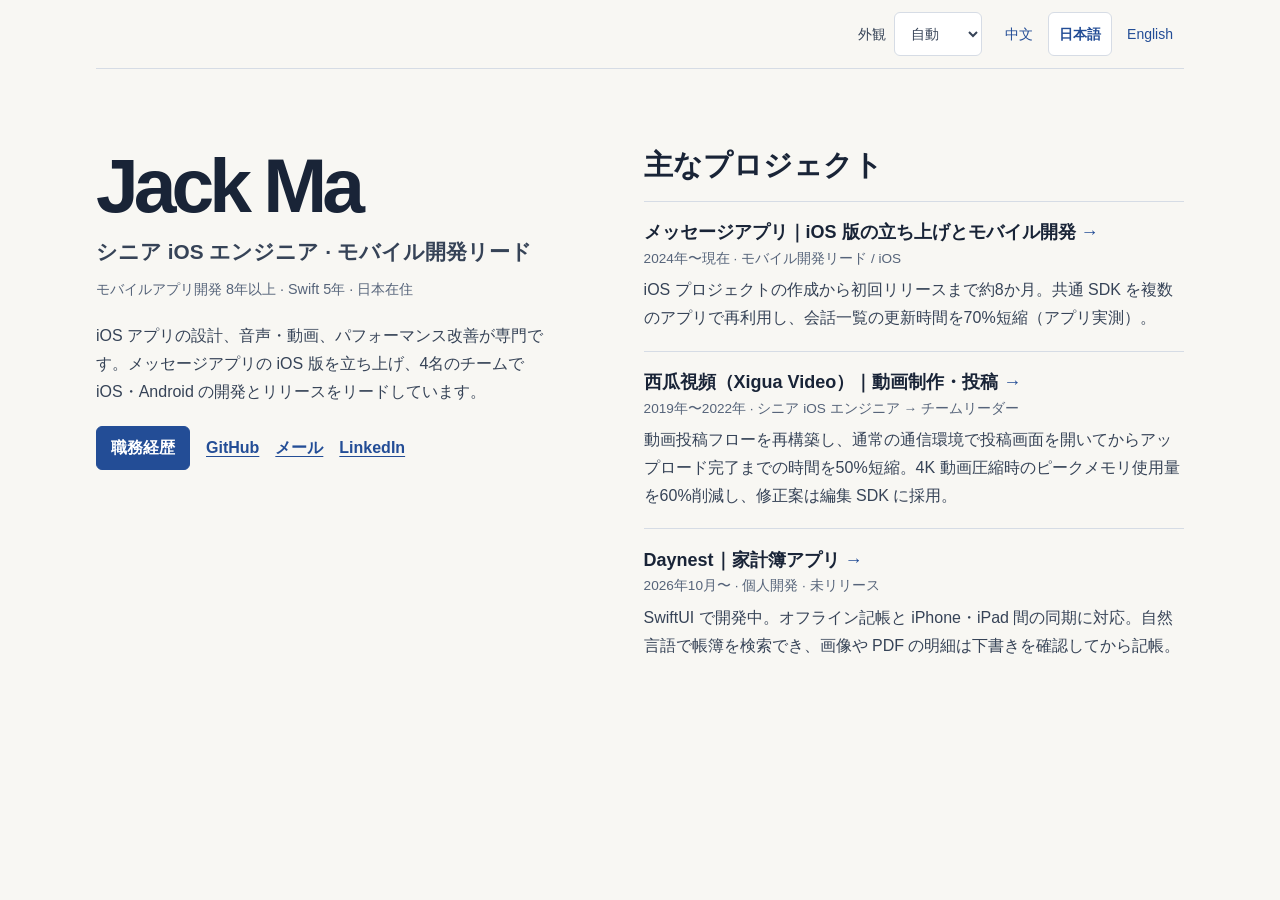
<file: index.html>
<!doctype html>
<html lang="ja">
<head>
  <meta charset="utf-8">
  <meta name="viewport" content="width=device-width, initial-scale=1">
  <title>Jack Ma | ホーム</title>
  <meta name="description" content="日本在住のシニア iOS エンジニア。iOS・Android の開発リード、動画の性能改善、個人開発の Daynest を紹介します。">
  <link rel="canonical" href="https://jack--ma.github.io/">
  <link rel="alternate" hreflang="ja" href="https://jack--ma.github.io/">
  <link rel="alternate" hreflang="zh-CN" href="https://jack--ma.github.io/index-zh.html">
  <link rel="alternate" hreflang="en" href="https://jack--ma.github.io/index-en.html">
  <link rel="alternate" hreflang="x-default" href="https://jack--ma.github.io/">
  <meta property="og:type" content="website">
  <meta property="og:locale" content="ja_JP">
  <meta property="og:title" content="Jack Ma | ホーム">
  <meta property="og:description" content="日本在住のシニア iOS エンジニア。iOS・Android の開発リード、動画の性能改善、個人開発の Daynest を紹介します。">
  <meta property="og:url" content="https://jack--ma.github.io/">
  <meta property="og:image" content="https://jack--ma.github.io/share-card.png">
  <meta property="og:image:width" content="1200">
  <meta property="og:image:height" content="630">
  <meta property="og:image:alt" content="Jack Ma | Senior iOS Engineer">
  <meta name="twitter:card" content="summary_large_image">
  <link rel="icon" href="favicon.png" type="image/png">
  <script src="theme.js"></script>
  <link rel="stylesheet" href="styles.css">
</head>
<body class="home-page">
  <header class="home-toolbar">
    <div class="page-controls">
      <label class="theme-picker" hidden>外観
        <select>
          <option value="auto">自動</option>
          <option value="light">ライト</option>
          <option value="dark">ダーク</option>
        </select>
      </label>
      <nav class="language-nav" aria-label="言語">
        <a href="index-zh.html" lang="zh-CN" hreflang="zh-CN">中文</a>
        <a href="./" lang="ja" hreflang="ja" aria-current="page">日本語</a>
        <a href="index-en.html" lang="en" hreflang="en">English</a>
      </nav>
    </div>
  </header>
  <main class="home">
    <header class="intro">
      <h1>Jack Ma</h1>
      <p class="role">シニア iOS エンジニア · モバイル開発リード</p>
      <p class="location">モバイルアプリ開発 8年以上 · Swift 5年 · 日本在住</p>
      <p class="bio">iOS アプリの設計、音声・動画、パフォーマンス改善が専門です。メッセージアプリの iOS 版を立ち上げ、4名のチームで iOS・Android の開発とリリースをリードしています。</p>
      <div class="profile-links">
        <a href="resume-ja.html">職務経歴</a>
        <a href="https://github.com/Jack--Ma">GitHub</a>
        <a href="mailto:zhaoxiangma86@gmail.com">メール</a>
        <a href="https://www.linkedin.com/in/mazhaoxiang">LinkedIn</a>
      </div>
    </header>
    <section class="projects" aria-labelledby="projects-title">
      <h2 id="projects-title">主なプロジェクト</h2>
      <article>
        <h3><a href="resume-ja.html#no-4">メッセージアプリ｜iOS 版の立ち上げとモバイル開発</a></h3>
        <p class="card-meta">2024年〜現在 · モバイル開発リード / iOS</p>
        <p>iOS プロジェクトの作成から初回リリースまで約8か月。共通 SDK を複数のアプリで再利用し、会話一覧の更新時間を70%短縮（アプリ実測）。</p>
      </article>
      <article>
        <h3><a href="resume-ja.html#no-2">西瓜視頻（Xigua Video）｜動画制作・投稿</a></h3>
        <p class="card-meta">2019年〜2022年 · シニア iOS エンジニア → チームリーダー</p>
        <p>動画投稿フローを再構築し、通常の通信環境で投稿画面を開いてからアップロード完了までの時間を50%短縮。4K 動画圧縮時のピークメモリ使用量を60%削減し、修正案は編集 SDK に採用。</p>
      </article>
      <article>
        <h3><a href="resume-ja.html#projects">Daynest｜家計簿アプリ</a></h3>
        <p class="card-meta">2026年10月〜 · 個人開発 · 未リリース</p>
        <p>SwiftUI で開発中。オフライン記帳と iPhone・iPad 間の同期に対応。自然言語で帳簿を検索でき、画像や PDF の明細は下書きを確認してから記帳。</p>
      </article>
    </section>
  </main>
</body>
</html>
</file>
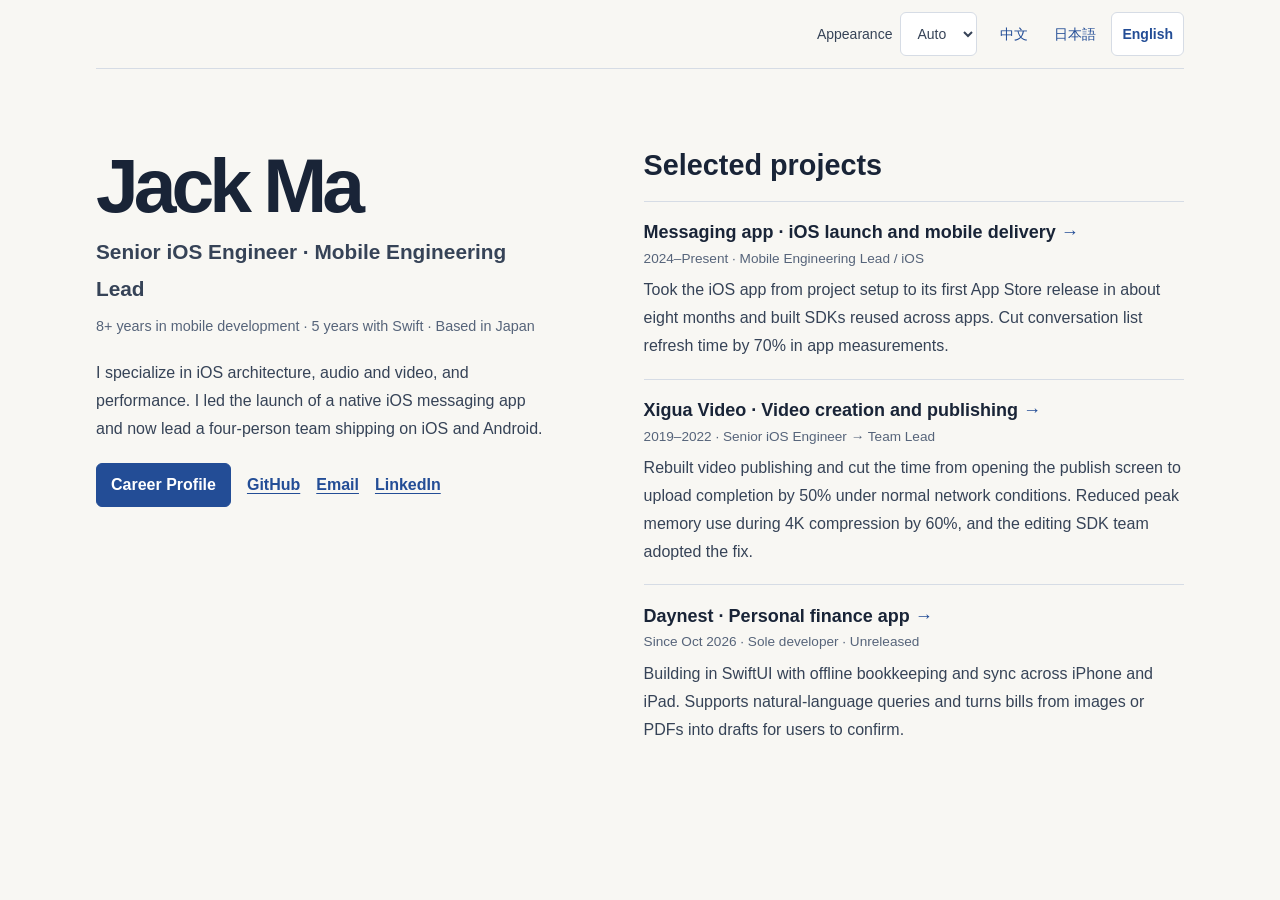
<file: index-en.html>
<!doctype html>
<html lang="en">
<head>
  <meta charset="utf-8">
  <meta name="viewport" content="width=device-width, initial-scale=1">
  <title>Jack Ma | Home</title>
  <meta name="description" content="Jack Ma, a senior iOS engineer based in Japan. Selected work in mobile delivery, video performance, and Daynest.">
  <link rel="canonical" href="https://jack--ma.github.io/index-en.html">
  <link rel="alternate" hreflang="ja" href="https://jack--ma.github.io/">
  <link rel="alternate" hreflang="zh-CN" href="https://jack--ma.github.io/index-zh.html">
  <link rel="alternate" hreflang="en" href="https://jack--ma.github.io/index-en.html">
  <link rel="alternate" hreflang="x-default" href="https://jack--ma.github.io/">
  <meta property="og:type" content="website">
  <meta property="og:locale" content="en_US">
  <meta property="og:title" content="Jack Ma | Home">
  <meta property="og:description" content="Jack Ma, a senior iOS engineer based in Japan. Selected work in mobile delivery, video performance, and Daynest.">
  <meta property="og:url" content="https://jack--ma.github.io/index-en.html">
  <meta property="og:image" content="https://jack--ma.github.io/share-card.png">
  <meta property="og:image:width" content="1200">
  <meta property="og:image:height" content="630">
  <meta property="og:image:alt" content="Jack Ma | Senior iOS Engineer">
  <meta name="twitter:card" content="summary_large_image">
  <link rel="icon" href="favicon.png" type="image/png">
  <script src="theme.js"></script>
  <link rel="stylesheet" href="styles.css">
</head>
<body class="home-page">
  <header class="home-toolbar">
    <div class="page-controls">
      <label class="theme-picker" hidden>Appearance
        <select>
          <option value="auto">Auto</option>
          <option value="light">Light</option>
          <option value="dark">Dark</option>
        </select>
      </label>
      <nav class="language-nav" aria-label="Language">
        <a href="index-zh.html" lang="zh-CN" hreflang="zh-CN">中文</a>
        <a href="./" lang="ja" hreflang="ja">日本語</a>
        <a href="index-en.html" lang="en" hreflang="en" aria-current="page">English</a>
      </nav>
    </div>
  </header>
  <main class="home">
    <header class="intro">
      <h1>Jack Ma</h1>
      <p class="role">Senior iOS Engineer · Mobile Engineering Lead</p>
      <p class="location">8+ years in mobile development · 5 years with Swift · Based in Japan</p>
      <p class="bio">I specialize in iOS architecture, audio and video, and performance. I led the launch of a native iOS messaging app and now lead a four-person team shipping on iOS and Android.</p>
      <div class="profile-links">
        <a href="resume-en.html">Career Profile</a>
        <a href="https://github.com/Jack--Ma">GitHub</a>
        <a href="mailto:zhaoxiangma86@gmail.com">Email</a>
        <a href="https://www.linkedin.com/in/mazhaoxiang">LinkedIn</a>
      </div>
    </header>
    <section class="projects" aria-labelledby="projects-title">
      <h2 id="projects-title">Selected projects</h2>
      <article>
        <h3><a href="resume-en.html#no-4">Messaging app · iOS launch and mobile delivery</a></h3>
        <p class="card-meta">2024–Present · Mobile Engineering Lead / iOS</p>
        <p>Took the iOS app from project setup to its first App Store release in about eight months and built SDKs reused across apps. Cut conversation list refresh time by 70% in app measurements.</p>
      </article>
      <article>
        <h3><a href="resume-en.html#no-2">Xigua Video · Video creation and publishing</a></h3>
        <p class="card-meta">2019–2022 · Senior iOS Engineer → Team Lead</p>
        <p>Rebuilt video publishing and cut the time from opening the publish screen to upload completion by 50% under normal network conditions. Reduced peak memory use during 4K compression by 60%, and the editing SDK team adopted the fix.</p>
      </article>
      <article>
        <h3><a href="resume-en.html#projects">Daynest · Personal finance app</a></h3>
        <p class="card-meta">Since Oct 2026 · Sole developer · Unreleased</p>
        <p>Building in SwiftUI with offline bookkeeping and sync across iPhone and iPad. Supports natural-language queries and turns bills from images or PDFs into drafts for users to confirm.</p>
      </article>
    </section>
  </main>
</body>
</html>
</file>
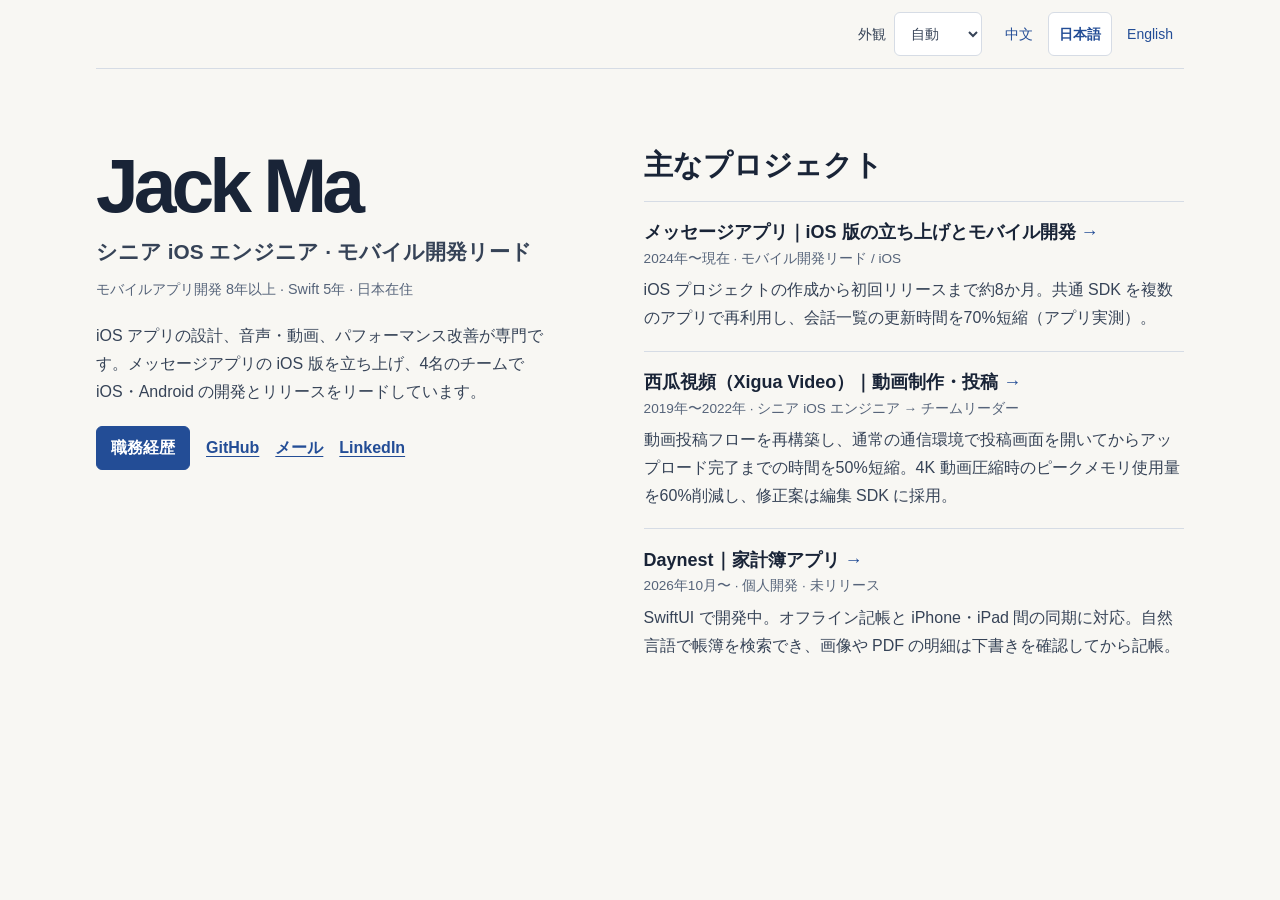
<file: index-ja.html>
<!doctype html>
<html lang="ja">
<head>
  <meta charset="utf-8">
  <meta name="viewport" content="width=device-width, initial-scale=1">
  <title>Jack Ma | ホーム</title>
  <link rel="canonical" href="https://jack--ma.github.io/">
  <meta http-equiv="refresh" content="0; url=./">
</head>
<body>
  <a href="./">Jack Ma のホームへ</a>
</body>
</html>
</file>
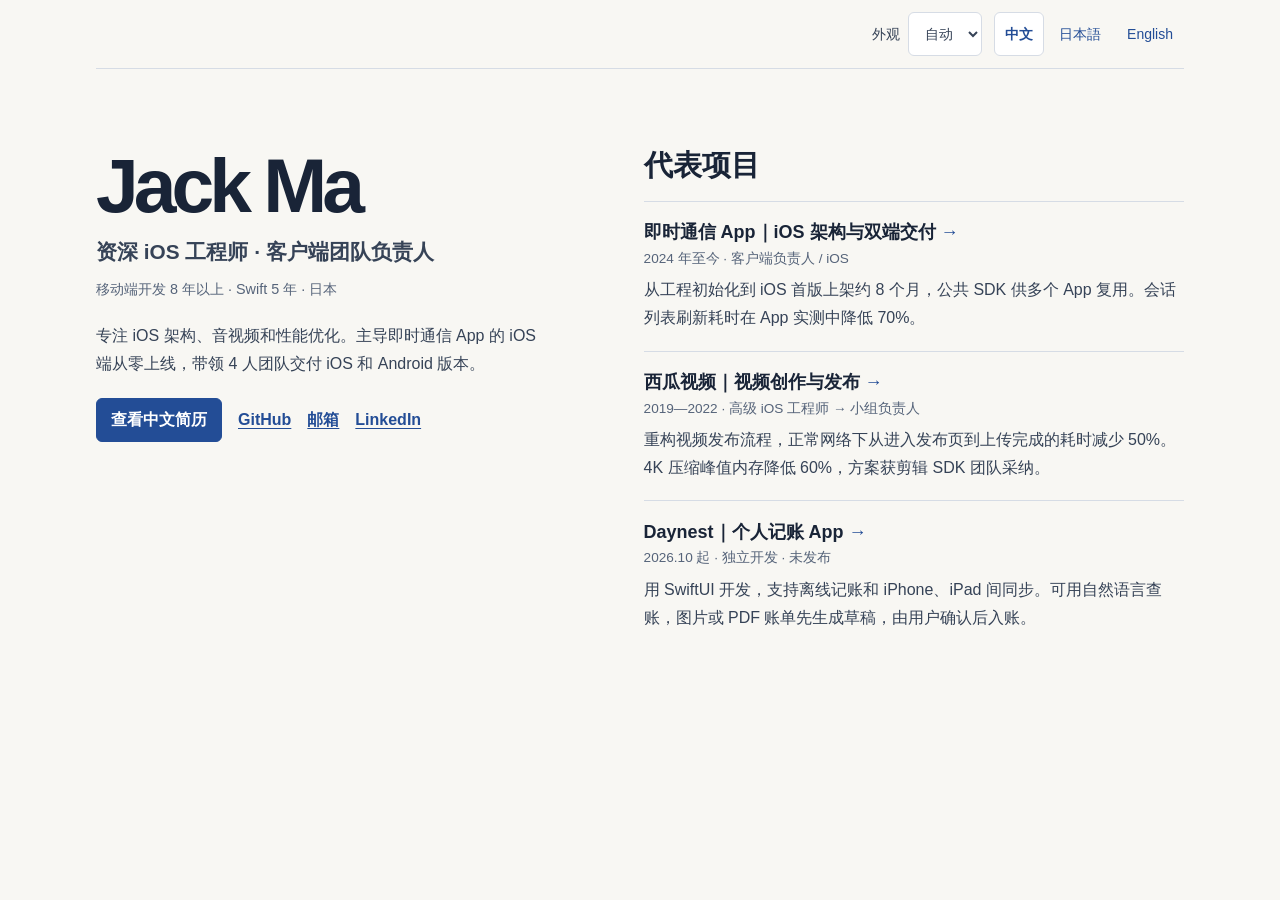
<file: index-zh.html>
<!doctype html>
<html lang="zh-CN">
<head>
  <meta charset="utf-8">
  <meta name="viewport" content="width=device-width, initial-scale=1">
  <title>Jack Ma｜个人主页</title>
  <meta name="description" content="Jack Ma，现居日本的资深 iOS 工程师。介绍双端交付、视频性能优化和个人项目 Daynest。">
  <link rel="canonical" href="https://jack--ma.github.io/index-zh.html">
  <link rel="alternate" hreflang="ja" href="https://jack--ma.github.io/">
  <link rel="alternate" hreflang="zh-CN" href="https://jack--ma.github.io/index-zh.html">
  <link rel="alternate" hreflang="en" href="https://jack--ma.github.io/index-en.html">
  <link rel="alternate" hreflang="x-default" href="https://jack--ma.github.io/">
  <meta property="og:type" content="website">
  <meta property="og:locale" content="zh_CN">
  <meta property="og:title" content="Jack Ma｜个人主页">
  <meta property="og:description" content="Jack Ma，现居日本的资深 iOS 工程师。介绍双端交付、视频性能优化和个人项目 Daynest。">
  <meta property="og:url" content="https://jack--ma.github.io/index-zh.html">
  <meta property="og:image" content="https://jack--ma.github.io/share-card.png">
  <meta property="og:image:width" content="1200">
  <meta property="og:image:height" content="630">
  <meta property="og:image:alt" content="Jack Ma | Senior iOS Engineer">
  <meta name="twitter:card" content="summary_large_image">
  <link rel="icon" href="favicon.png" type="image/png">
  <script src="theme.js"></script>
  <link rel="stylesheet" href="styles.css">
</head>
<body class="home-page">
  <header class="home-toolbar">
    <div class="page-controls">
      <label class="theme-picker" hidden>外观
        <select>
          <option value="auto">自动</option>
          <option value="light">日间</option>
          <option value="dark">夜间</option>
        </select>
      </label>
      <nav class="language-nav" aria-label="语言">
        <a href="index-zh.html" lang="zh-CN" hreflang="zh-CN" aria-current="page">中文</a>
        <a href="./" lang="ja" hreflang="ja">日本語</a>
        <a href="index-en.html" lang="en" hreflang="en">English</a>
      </nav>
    </div>
  </header>
  <main class="home">
    <header class="intro">
      <h1>Jack Ma</h1>
      <p class="role">资深 iOS 工程师 · 客户端团队负责人</p>
      <p class="location">移动端开发 8 年以上 · Swift 5 年 · 日本</p>
      <p class="bio">专注 iOS 架构、音视频和性能优化。主导即时通信 App 的 iOS 端从零上线，带领 4 人团队交付 iOS 和 Android 版本。</p>
      <div class="profile-links">
        <a href="resume-zh.html">查看中文简历</a>
        <a href="https://github.com/Jack--Ma">GitHub</a>
        <a href="mailto:zhaoxiangma86@gmail.com">邮箱</a>
        <a href="https://www.linkedin.com/in/mazhaoxiang">LinkedIn</a>
      </div>
    </header>
    <section class="projects" aria-labelledby="projects-title">
      <h2 id="projects-title">代表项目</h2>
      <article>
        <h3><a href="resume-zh.html#no-4">即时通信 App｜iOS 架构与双端交付</a></h3>
        <p class="card-meta">2024 年至今 · 客户端负责人 / iOS</p>
        <p>从工程初始化到 iOS 首版上架约 8 个月，公共 SDK 供多个 App 复用。会话列表刷新耗时在 App 实测中降低 70%。</p>
      </article>
      <article>
        <h3><a href="resume-zh.html#no-2">西瓜视频｜视频创作与发布</a></h3>
        <p class="card-meta">2019—2022 · 高级 iOS 工程师 → 小组负责人</p>
        <p>重构视频发布流程，正常网络下从进入发布页到上传完成的耗时减少 50%。4K 压缩峰值内存降低 60%，方案获剪辑 SDK 团队采纳。</p>
      </article>
      <article>
        <h3><a href="resume-zh.html#projects">Daynest｜个人记账 App</a></h3>
        <p class="card-meta">2026.10 起 · 独立开发 · 未发布</p>
        <p>用 SwiftUI 开发，支持离线记账和 iPhone、iPad 间同步。可用自然语言查账，图片或 PDF 账单先生成草稿，由用户确认后入账。</p>
      </article>
    </section>
  </main>
</body>
</html>
</file>
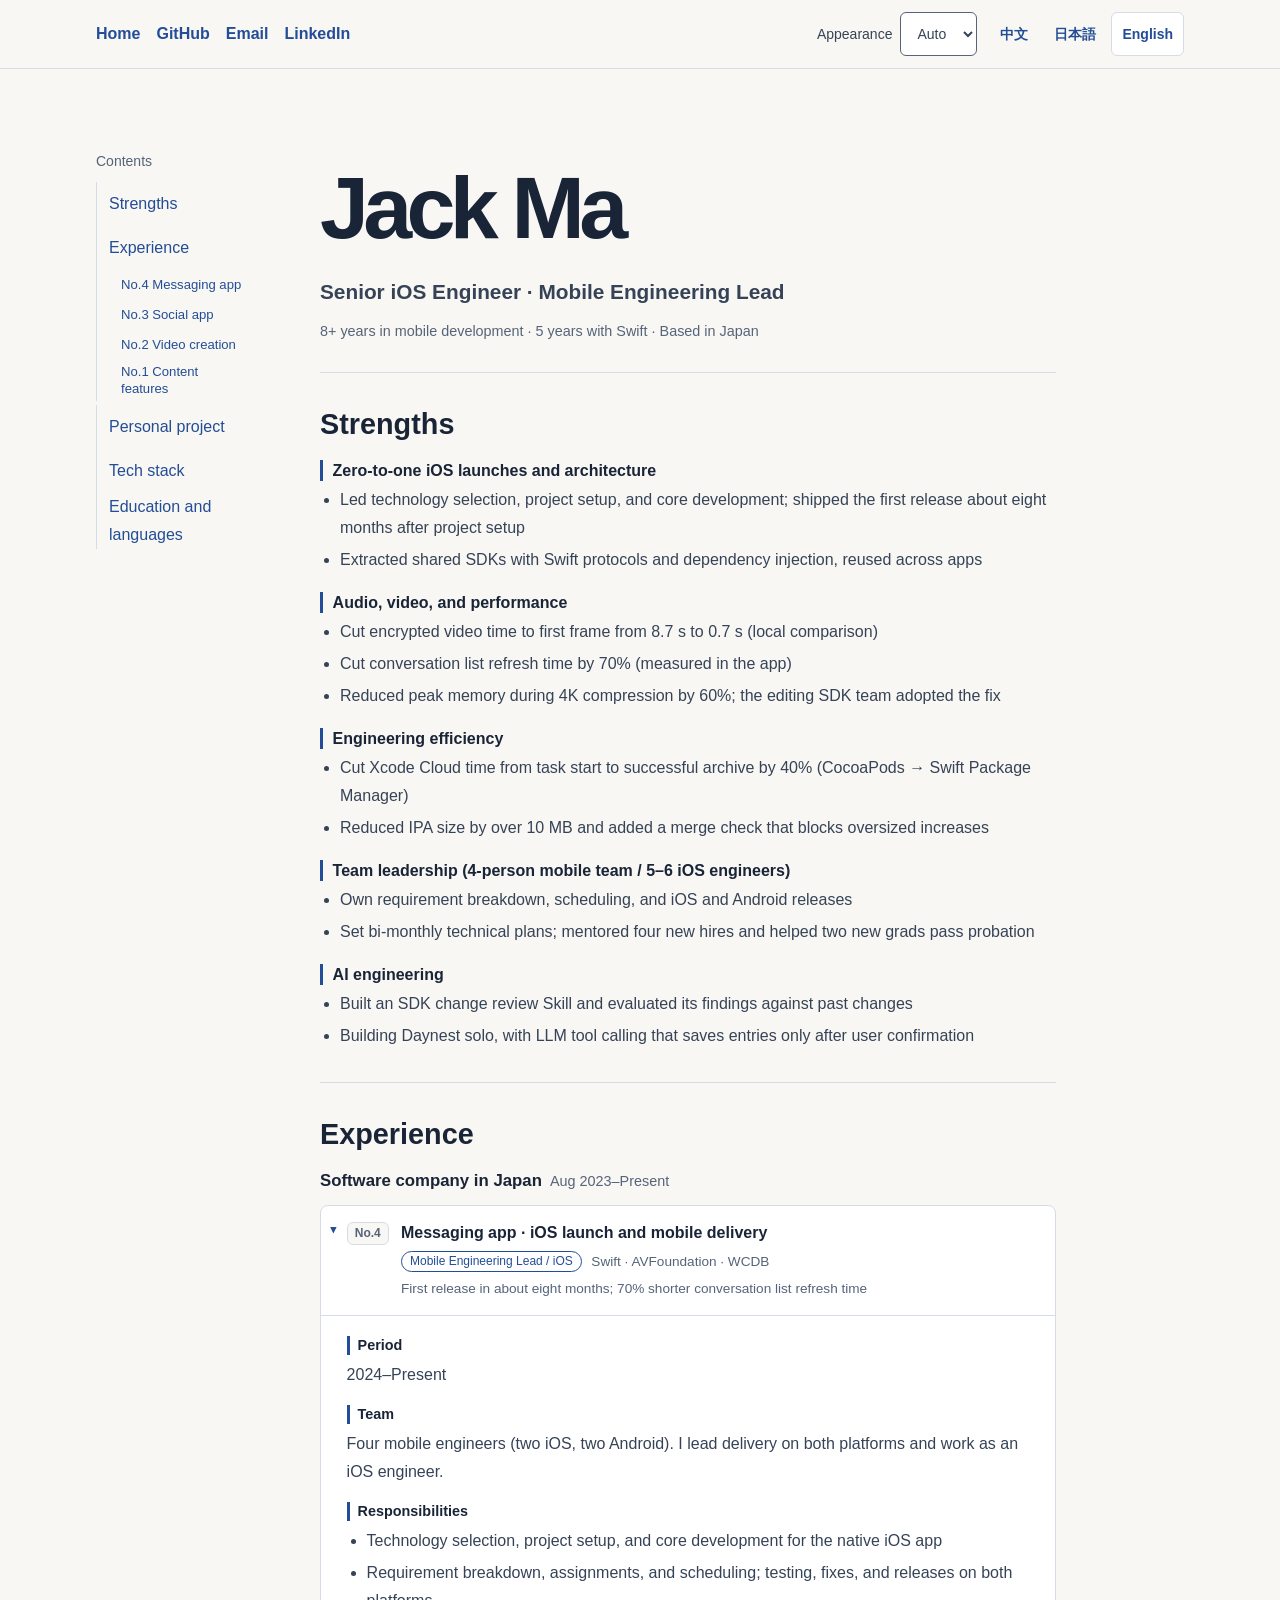
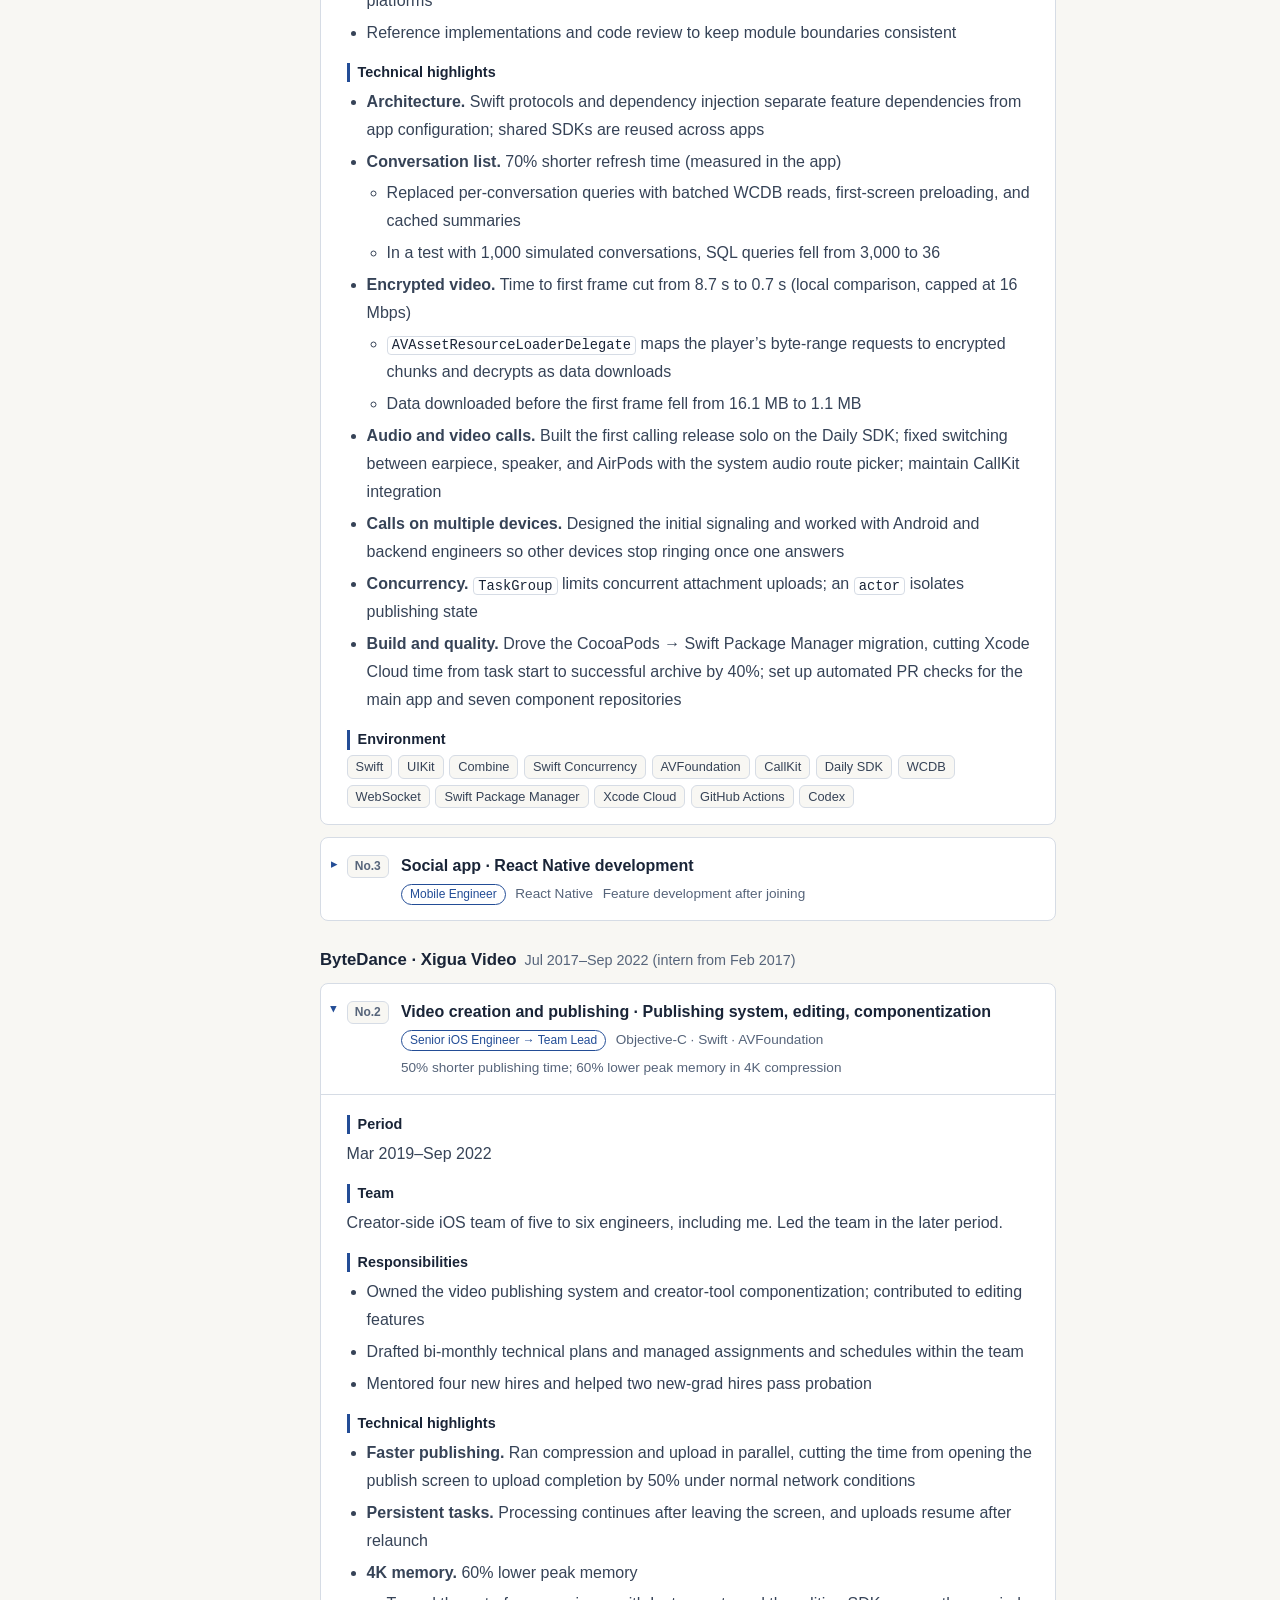
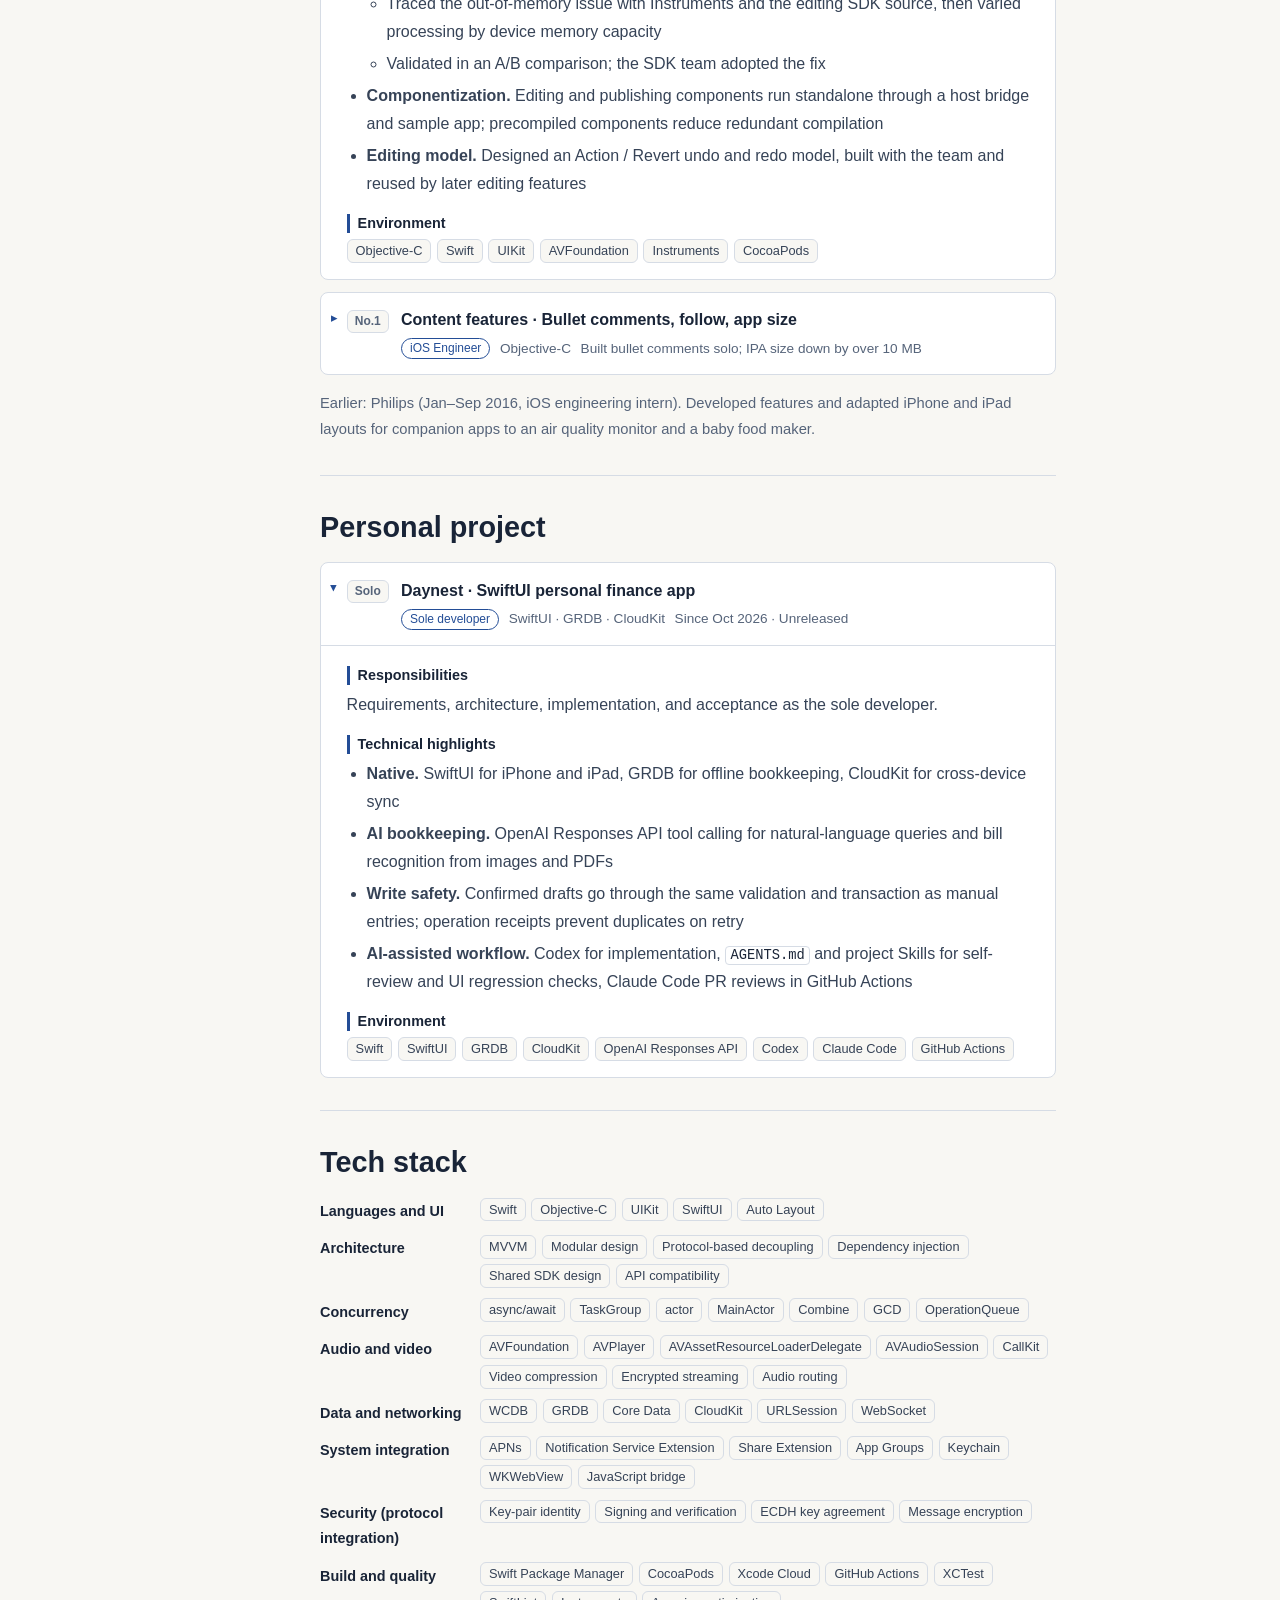
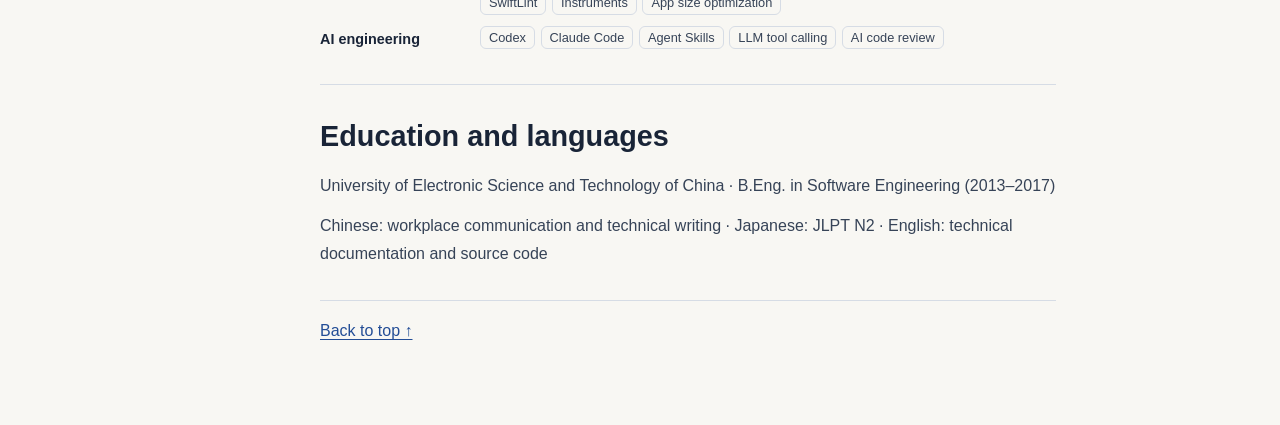
<file: resume-en.html>
<!doctype html>
<html lang="en">
<head>
  <meta charset="utf-8">
  <meta name="viewport" content="width=device-width, initial-scale=1">
  <title>Jack Ma | Career Profile</title>
  <meta name="description" content="Career profile of Jack Ma: zero-to-one iOS launches and architecture, audio, video and performance, mobile team leadership, and AI engineering.">
  <link rel="canonical" href="https://jack--ma.github.io/resume-en.html">
  <link rel="alternate" hreflang="ja" href="https://jack--ma.github.io/resume-ja.html">
  <link rel="alternate" hreflang="zh-CN" href="https://jack--ma.github.io/resume-zh.html">
  <link rel="alternate" hreflang="en" href="https://jack--ma.github.io/resume-en.html">
  <link rel="alternate" hreflang="x-default" href="https://jack--ma.github.io/resume-ja.html">
  <meta property="og:type" content="website">
  <meta property="og:locale" content="en_US">
  <meta property="og:title" content="Jack Ma | Career Profile">
  <meta property="og:description" content="Career profile of Jack Ma: zero-to-one iOS launches and architecture, audio, video and performance, mobile team leadership, and AI engineering.">
  <meta property="og:url" content="https://jack--ma.github.io/resume-en.html">
  <meta property="og:image" content="https://jack--ma.github.io/share-card.png">
  <meta property="og:image:width" content="1200">
  <meta property="og:image:height" content="630">
  <meta property="og:image:alt" content="Jack Ma | Senior iOS Engineer">
  <meta name="twitter:card" content="summary_large_image">
  <link rel="icon" href="favicon.png" type="image/png">
  <script src="theme.js"></script>
  <link rel="stylesheet" href="styles.css">
</head>
<body class="resume-page" id="top">
  <a class="skip" href="#main">Skip to content</a>
  <header class="masthead">
    <div class="masthead-inner">
      <div class="resume-links">
        <a href="index-en.html">Home</a>
        <a href="https://github.com/Jack--Ma">GitHub</a>
        <a href="mailto:zhaoxiangma86@gmail.com">Email</a>
        <a href="https://www.linkedin.com/in/mazhaoxiang">LinkedIn</a>
      </div>
      <div class="page-controls">
        <label class="theme-picker" hidden>Appearance
          <select>
            <option value="auto">Auto</option>
            <option value="light">Light</option>
            <option value="dark">Dark</option>
          </select>
        </label>
        <nav class="language-nav" aria-label="Language">
          <a href="resume-zh.html" lang="zh-CN" hreflang="zh-CN">中文</a>
          <a href="resume-ja.html" lang="ja" hreflang="ja">日本語</a>
          <a href="resume-en.html" lang="en" hreflang="en" aria-current="page">English</a>
        </nav>
      </div>
    </div>
  </header>
  <div class="layout">
    <aside>
      <nav aria-label="Contents">
        <p>Contents</p>
        <a href="#strengths">Strengths</a>
        <a href="#experience">Experience</a>
        <div class="toc-sub">
          <a href="#no-4">No.4 Messaging app</a>
          <a href="#no-3">No.3 Social app</a>
          <a href="#no-2">No.2 Video creation</a>
          <a href="#no-1">No.1 Content features</a>
        </div>
        <a href="#projects">Personal project</a>
        <a href="#skills">Tech stack</a>
        <a href="#education">Education and languages</a>
      </nav>
    </aside>
    <main id="main" tabindex="-1">
      <header class="intro">
        <h1>Jack Ma</h1>
        <p class="role">Senior iOS Engineer · Mobile Engineering Lead</p>
        <p class="meta">8+ years in mobile development · 5 years with Swift · Based in Japan</p>
        <p class="jump"><a href="#experience">Jump to experience ↓</a></p>
      </header>

      <section id="strengths">
        <h2><span id="profile"></span>Strengths</h2>
        <div class="strengths">
          <div class="strength">
            <h3>Zero-to-one iOS launches and architecture</h3>
            <ul>
              <li>Led technology selection, project setup, and core development; shipped the first release about eight months after project setup</li>
              <li>Extracted shared SDKs with Swift protocols and dependency injection, reused across apps</li>
            </ul>
          </div>
          <div class="strength">
            <h3>Audio, video, and performance</h3>
            <ul>
              <li>Cut encrypted video time to first frame from 8.7 s to 0.7 s (local comparison)</li>
              <li>Cut conversation list refresh time by 70% (measured in the app)</li>
              <li>Reduced peak memory during 4K compression by 60%; the editing SDK team adopted the fix</li>
            </ul>
          </div>
          <div class="strength">
            <h3>Engineering efficiency</h3>
            <ul>
              <li>Cut Xcode Cloud time from task start to successful archive by 40% (CocoaPods → Swift Package Manager)</li>
              <li>Reduced IPA size by over 10 MB and added a merge check that blocks oversized increases</li>
            </ul>
          </div>
          <div class="strength">
            <h3>Team leadership (4-person mobile team / 5–6 iOS engineers)</h3>
            <ul>
              <li>Own requirement breakdown, scheduling, and iOS and Android releases</li>
              <li>Set bi-monthly technical plans; mentored four new hires and helped two new grads pass probation</li>
            </ul>
          </div>
          <div class="strength">
            <h3>AI engineering</h3>
            <ul>
              <li>Built an SDK change review Skill and evaluated its findings against past changes</li>
              <li>Building Daynest solo, with LLM tool calling that saves entries only after user confirmation</li>
            </ul>
          </div>
        </div>
      </section>

      <section id="experience">
        <h2>Experience</h2>

        <div class="company">
          <h3>Software company in Japan<span>Aug 2023–Present</span></h3>
          <div class="jobs">
            <details class="job" id="no-4" open>
              <summary>
                <span class="job-no">No.4</span>
                <span class="job-title">Messaging app · iOS launch and mobile delivery</span>
                <span class="job-meta"><span class="role-tag">Mobile Engineering Lead / iOS</span><span>Swift · AVFoundation · WCDB</span><span>First release in about eight months; 70% shorter conversation list refresh time</span></span>
              </summary>
              <div class="job-body">
                <h4>Period</h4>
                <p>2024–Present</p>
                <h4>Team</h4>
                <p>Four mobile engineers (two iOS, two Android). I lead delivery on both platforms and work as an iOS engineer.</p>
                <h4>Responsibilities</h4>
                <ul>
                  <li>Technology selection, project setup, and core development for the native iOS app</li>
                  <li>Requirement breakdown, assignments, and scheduling; testing, fixes, and releases on both platforms</li>
                  <li>Reference implementations and code review to keep module boundaries consistent</li>
                </ul>
                <h4>Technical highlights</h4>
                <ul>
                  <li><strong>Architecture.</strong> Swift protocols and dependency injection separate feature dependencies from app configuration; shared SDKs are reused across apps</li>
                  <li><strong>Conversation list.</strong> 70% shorter refresh time (measured in the app)
                    <ul>
                      <li>Replaced per-conversation queries with batched WCDB reads, first-screen preloading, and cached summaries</li>
                      <li>In a test with 1,000 simulated conversations, SQL queries fell from 3,000 to 36</li>
                    </ul>
                  </li>
                  <li><strong>Encrypted video.</strong> Time to first frame cut from 8.7 s to 0.7 s (local comparison, capped at 16 Mbps)
                    <ul>
                      <li><code>AVAssetResourceLoaderDelegate</code> maps the player’s byte-range requests to encrypted chunks and decrypts as data downloads</li>
                      <li>Data downloaded before the first frame fell from 16.1 MB to 1.1 MB</li>
                    </ul>
                  </li>
                  <li><strong>Audio and video calls.</strong> Built the first calling release solo on the Daily SDK; fixed switching between earpiece, speaker, and AirPods with the system audio route picker; maintain CallKit integration</li>
                  <li><strong>Calls on multiple devices.</strong> Designed the initial signaling and worked with Android and backend engineers so other devices stop ringing once one answers</li>
                  <li><strong>Concurrency.</strong> <code>TaskGroup</code> limits concurrent attachment uploads; an <code>actor</code> isolates publishing state</li>
                  <li><strong>Build and quality.</strong> Drove the CocoaPods → Swift Package Manager migration, cutting Xcode Cloud time from task start to successful archive by 40%; set up automated PR checks for the main app and seven component repositories</li>
                </ul>
                <h4>Environment</h4>
                <ul class="chips">
                  <li>Swift</li><li>UIKit</li><li>Combine</li><li>Swift Concurrency</li><li>AVFoundation</li><li>CallKit</li><li>Daily SDK</li><li>WCDB</li><li>WebSocket</li><li>Swift Package Manager</li><li>Xcode Cloud</li><li>GitHub Actions</li><li>Codex</li>
                </ul>
              </div>
            </details>

            <details class="job" id="no-3">
              <summary>
                <span class="job-no">No.3</span>
                <span class="job-title">Social app · React Native development</span>
                <span class="job-meta"><span class="role-tag">Mobile Engineer</span><span>React Native</span><span>Feature development after joining</span></span>
              </summary>
              <div class="job-body">
                <h4>Period</h4>
                <p>From Aug 2023 (first months after joining)</p>
                <h4>Team</h4>
                <p>iOS, Android, and web engineers worked on the product together.</p>
                <h4>Responsibilities</h4>
                <ul>
                  <li>Feature development for a React Native social app</li>
                  <li>Moved to native development of the messaging app (No.4) after the product changed direction</li>
                </ul>
              </div>
            </details>
          </div>
        </div>

        <div class="company">
          <h3>ByteDance · Xigua Video<span>Jul 2017–Sep 2022 (intern from Feb 2017)</span></h3>
          <div class="jobs">
            <details class="job" id="no-2" open>
              <summary>
                <span class="job-no">No.2</span>
                <span class="job-title">Video creation and publishing · Publishing system, editing, componentization</span>
                <span class="job-meta"><span class="role-tag">Senior iOS Engineer → Team Lead</span><span>Objective-C · Swift · AVFoundation</span><span>50% shorter publishing time; 60% lower peak memory in 4K compression</span></span>
              </summary>
              <div class="job-body">
                <h4>Period</h4>
                <p>Mar 2019–Sep 2022</p>
                <h4>Team</h4>
                <p>Creator-side iOS team of five to six engineers, including me. Led the team in the later period.</p>
                <h4>Responsibilities</h4>
                <ul>
                  <li>Owned the video publishing system and creator-tool componentization; contributed to editing features</li>
                  <li>Drafted bi-monthly technical plans and managed assignments and schedules within the team</li>
                  <li>Mentored four new hires and helped two new-grad hires pass probation</li>
                </ul>
                <h4>Technical highlights</h4>
                <ul>
                  <li><strong>Faster publishing.</strong> Ran compression and upload in parallel, cutting the time from opening the publish screen to upload completion by 50% under normal network conditions</li>
                  <li><strong>Persistent tasks.</strong> Processing continues after leaving the screen, and uploads resume after relaunch</li>
                  <li><strong>4K memory.</strong> 60% lower peak memory
                    <ul>
                      <li>Traced the out-of-memory issue with Instruments and the editing SDK source, then varied processing by device memory capacity</li>
                      <li>Validated in an A/B comparison; the SDK team adopted the fix</li>
                    </ul>
                  </li>
                  <li><strong>Componentization.</strong> Editing and publishing components run standalone through a host bridge and sample app; precompiled components reduce redundant compilation</li>
                  <li><strong>Editing model.</strong> Designed an Action / Revert undo and redo model, built with the team and reused by later editing features</li>
                </ul>
                <h4>Environment</h4>
                <ul class="chips">
                  <li>Objective-C</li><li>Swift</li><li>UIKit</li><li>AVFoundation</li><li>Instruments</li><li>CocoaPods</li>
                </ul>
              </div>
            </details>

            <details class="job" id="no-1">
              <summary>
                <span class="job-no">No.1</span>
                <span class="job-title">Content features · Bullet comments, follow, app size</span>
                <span class="job-meta"><span class="role-tag">iOS Engineer</span><span>Objective-C</span><span>Built bullet comments solo; IPA size down by over 10 MB</span></span>
              </summary>
              <div class="job-body">
                <h4>Period</h4>
                <p>Jul 2017–Feb 2019</p>
                <h4>Technical highlights</h4>
                <ul>
                  <li><strong>Bullet comments (danmaku).</strong> Designed and built the player’s bullet comments solo; relative speeds determine catch-up times to prevent overlaps in a lane</li>
                  <li><strong>Follow module.</strong> Built reusable article and video lists and a follow module that keeps follow state in sync across screens</li>
                  <li><strong>App size.</strong> Main owner; IPA size down by over 10 MB
                    <ul>
                      <li>6 MB from image deduplication and compression; 4 MB from dead-code removal and component optimization</li>
                      <li>Adapted an existing Ruby tool that uses <code>otool</code> to analyze Mach-O binaries, adding product-specific filters to list likely unused classes and methods</li>
                      <li>Added a size-increase check to the merge flow that blocks changes above the threshold</li>
                    </ul>
                  </li>
                </ul>
                <h4>Environment</h4>
                <ul class="chips">
                  <li>Objective-C</li><li>UIKit</li><li>Ruby</li><li>otool</li>
                </ul>
              </div>
            </details>
          </div>
        </div>

        <p class="early">Earlier: Philips (Jan–Sep 2016, iOS engineering intern). Developed features and adapted iPhone and iPad layouts for companion apps to an air quality monitor and a baby food maker.</p>
      </section>

      <section id="projects">
        <h2>Personal project</h2>
        <details class="job" open>
          <summary>
            <span class="job-no">Solo</span>
            <span class="job-title">Daynest · SwiftUI personal finance app</span>
            <span class="job-meta"><span class="role-tag">Sole developer</span><span>SwiftUI · GRDB · CloudKit</span><span>Since Oct 2026 · Unreleased</span></span>
          </summary>
          <div class="job-body">
            <h4>Responsibilities</h4>
            <p>Requirements, architecture, implementation, and acceptance as the sole developer.</p>
            <h4>Technical highlights</h4>
            <ul>
              <li><strong>Native.</strong> SwiftUI for iPhone and iPad, GRDB for offline bookkeeping, CloudKit for cross-device sync</li>
              <li><strong>AI bookkeeping.</strong> OpenAI Responses API tool calling for natural-language queries and bill recognition from images and PDFs</li>
              <li><strong>Write safety.</strong> Confirmed drafts go through the same validation and transaction as manual entries; operation receipts prevent duplicates on retry</li>
              <li><strong>AI-assisted workflow.</strong> Codex for implementation, <code>AGENTS.md</code> and project Skills for self-review and UI regression checks, Claude Code PR reviews in GitHub Actions</li>
            </ul>
            <h4>Environment</h4>
            <ul class="chips">
              <li>Swift</li><li>SwiftUI</li><li>GRDB</li><li>CloudKit</li><li>OpenAI Responses API</li><li>Codex</li><li>Claude Code</li><li>GitHub Actions</li>
            </ul>
          </div>
        </details>
      </section>

      <section id="skills">
        <h2>Tech stack</h2>
        <dl class="skill-grid">
          <dt>Languages and UI</dt>
          <dd><ul class="chips"><li>Swift</li><li>Objective-C</li><li>UIKit</li><li>SwiftUI</li><li>Auto Layout</li></ul></dd>
          <dt>Architecture</dt>
          <dd><ul class="chips"><li>MVVM</li><li>Modular design</li><li>Protocol-based decoupling</li><li>Dependency injection</li><li>Shared SDK design</li><li>API compatibility</li></ul></dd>
          <dt>Concurrency</dt>
          <dd><ul class="chips"><li>async/await</li><li>TaskGroup</li><li>actor</li><li>MainActor</li><li>Combine</li><li>GCD</li><li>OperationQueue</li></ul></dd>
          <dt>Audio and video</dt>
          <dd><ul class="chips"><li>AVFoundation</li><li>AVPlayer</li><li>AVAssetResourceLoaderDelegate</li><li>AVAudioSession</li><li>CallKit</li><li>Video compression</li><li>Encrypted streaming</li><li>Audio routing</li></ul></dd>
          <dt>Data and networking</dt>
          <dd><ul class="chips"><li>WCDB</li><li>GRDB</li><li>Core Data</li><li>CloudKit</li><li>URLSession</li><li>WebSocket</li></ul></dd>
          <dt>System integration</dt>
          <dd><ul class="chips"><li>APNs</li><li>Notification Service Extension</li><li>Share Extension</li><li>App Groups</li><li>Keychain</li><li>WKWebView</li><li>JavaScript bridge</li></ul></dd>
          <dt>Security (protocol integration)</dt>
          <dd><ul class="chips"><li>Key-pair identity</li><li>Signing and verification</li><li>ECDH key agreement</li><li>Message encryption</li></ul></dd>
          <dt>Build and quality</dt>
          <dd><ul class="chips"><li>Swift Package Manager</li><li>CocoaPods</li><li>Xcode Cloud</li><li>GitHub Actions</li><li>XCTest</li><li>SwiftLint</li><li>Instruments</li><li>App size optimization</li></ul></dd>
          <dt>AI engineering</dt>
          <dd><ul class="chips"><li>Codex</li><li>Claude Code</li><li>Agent Skills</li><li>LLM tool calling</li><li>AI code review</li></ul></dd>
        </dl>
      </section>

      <section id="education">
        <h2>Education and languages</h2>
        <p>University of Electronic Science and Technology of China · B.Eng. in Software Engineering (2013–2017)</p>
        <p>Chinese: workplace communication and technical writing · Japanese: JLPT N2 · English: technical documentation and source code</p>
      </section>
      <footer><a href="#top">Back to top ↑</a></footer>
    </main>
  </div>
</body>
</html>
</file>
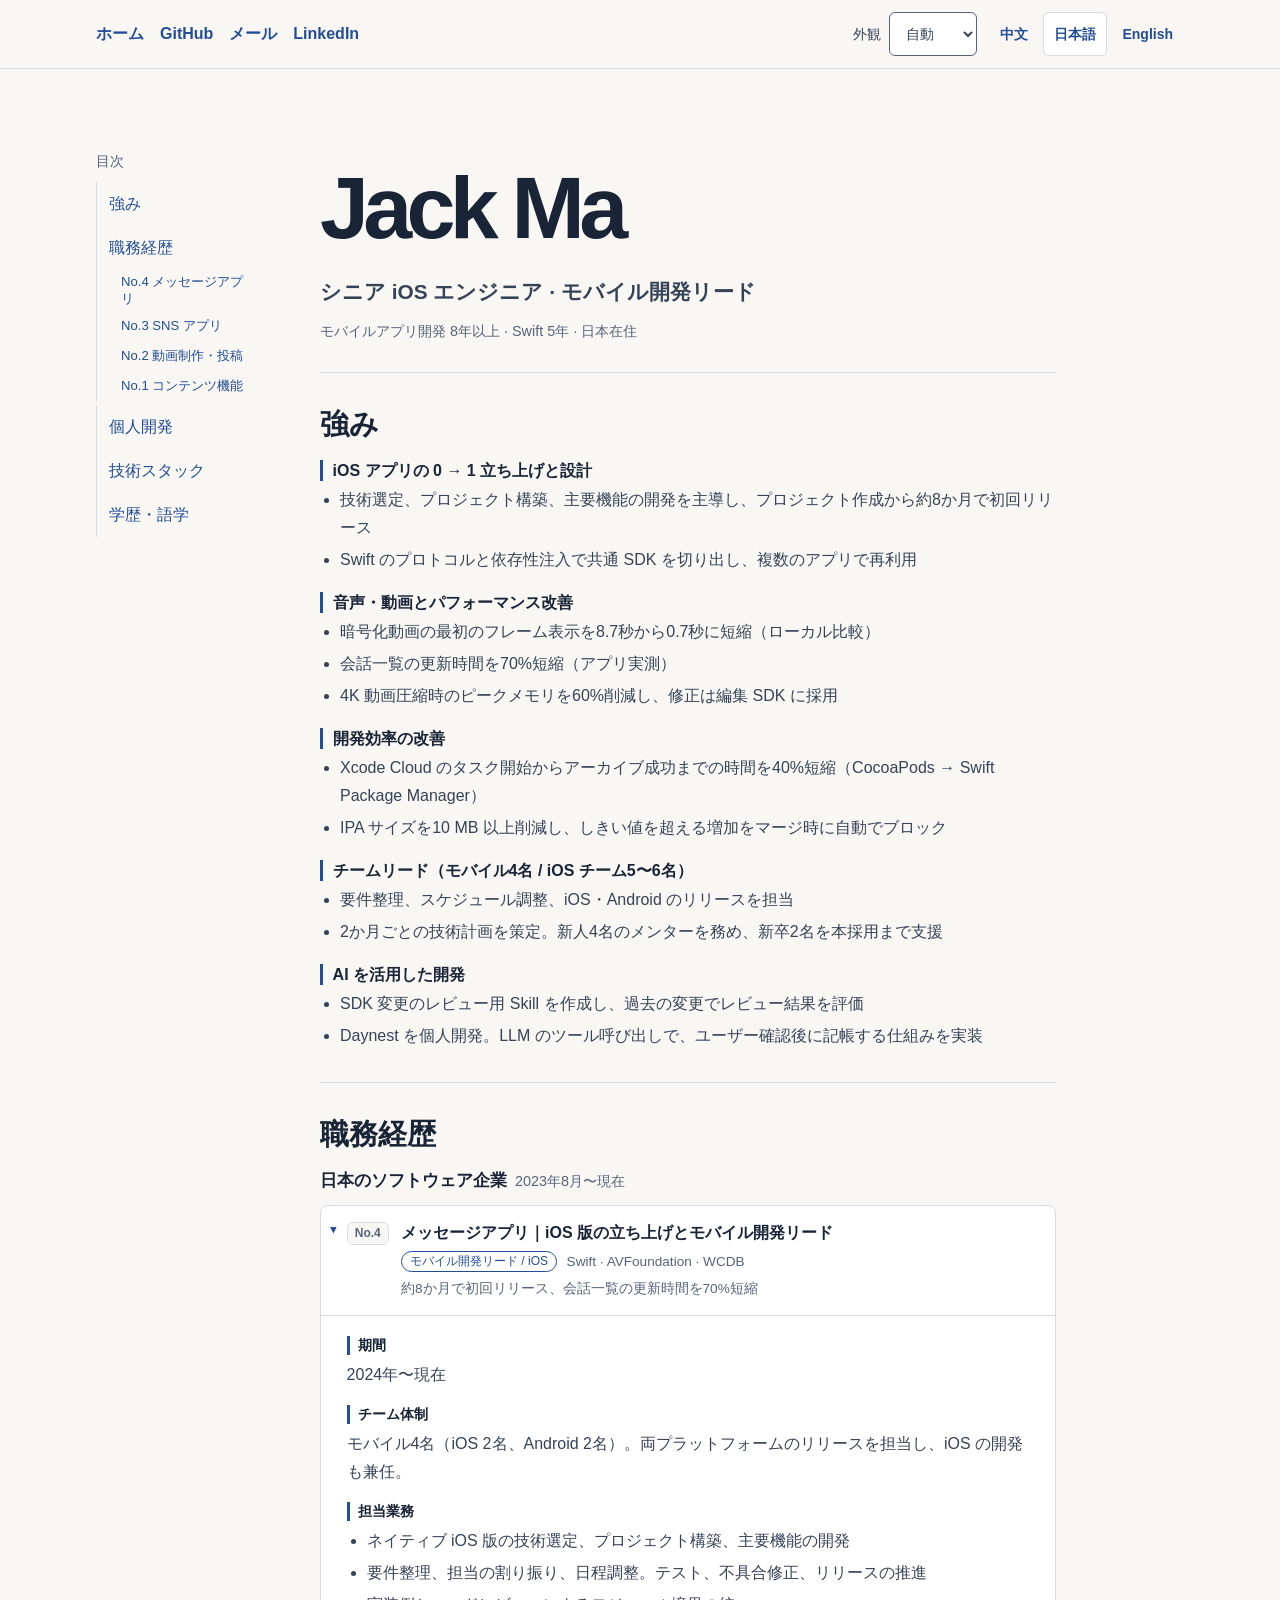
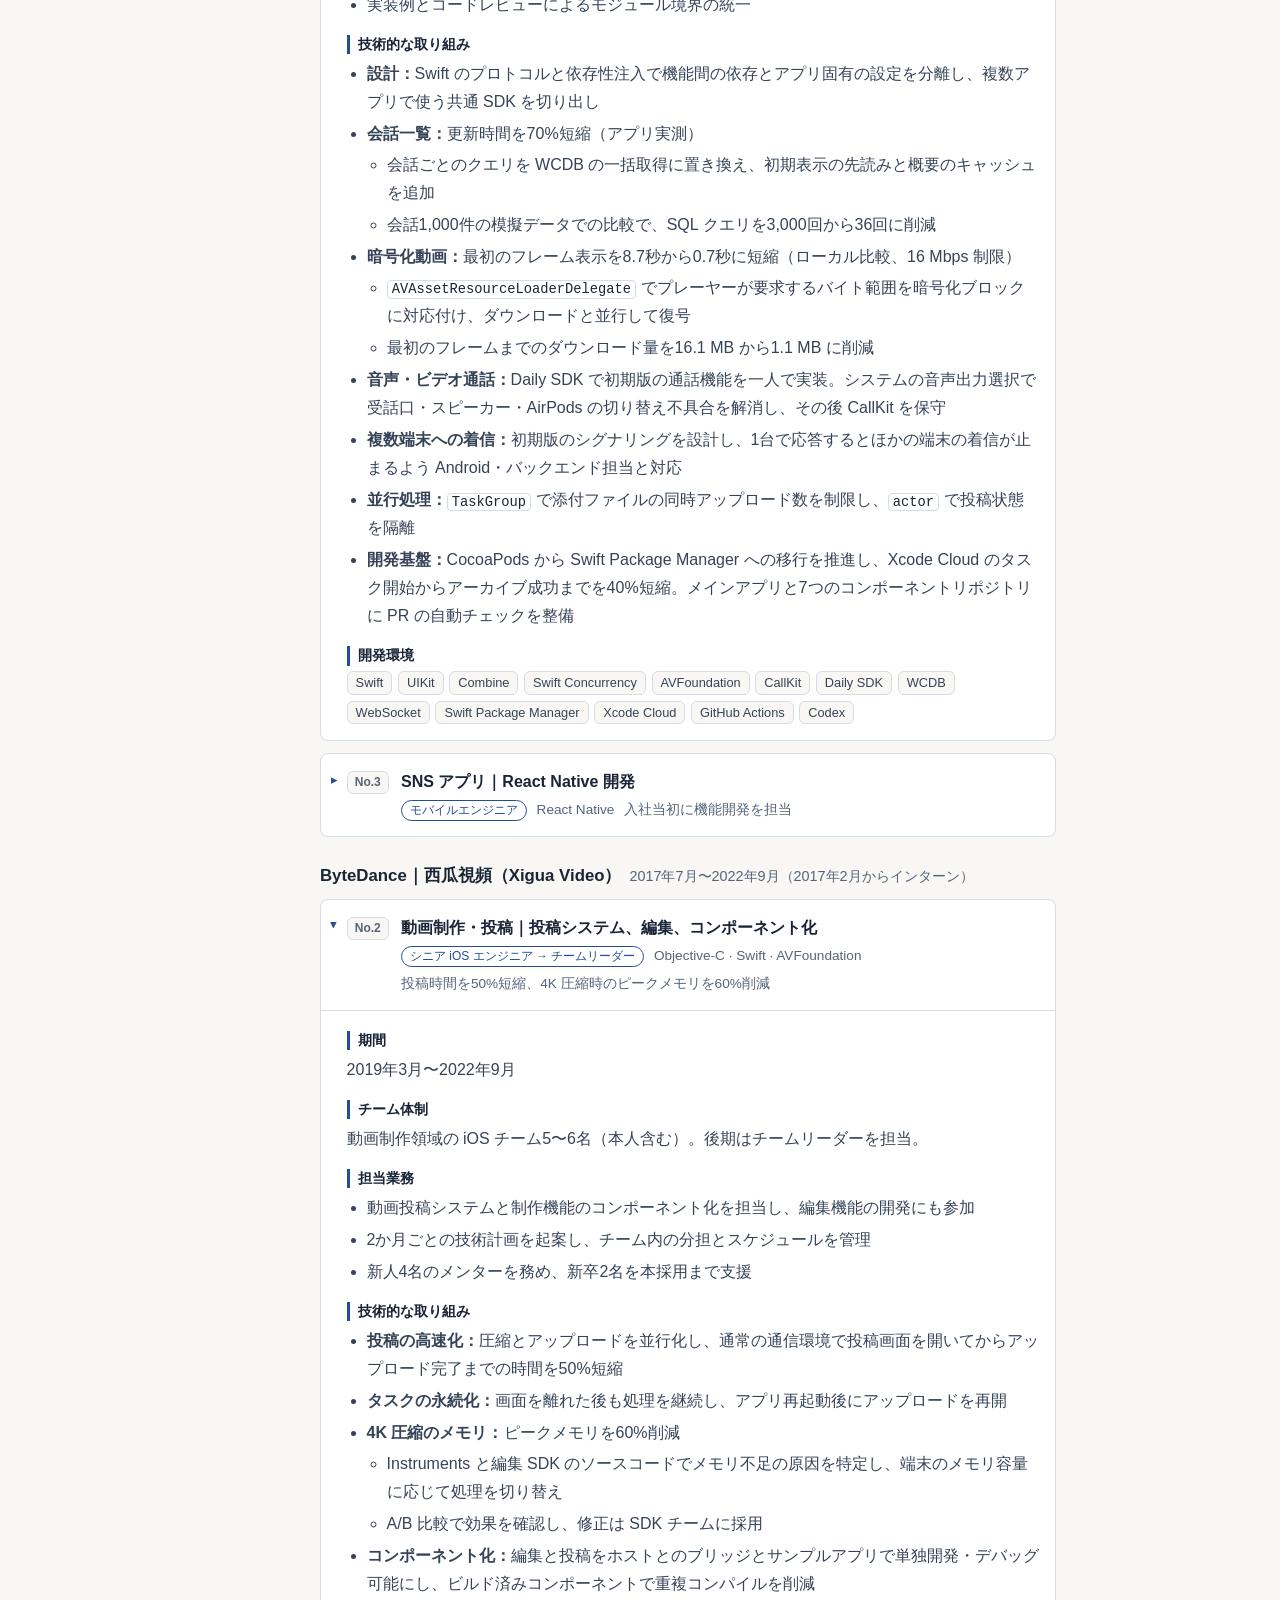
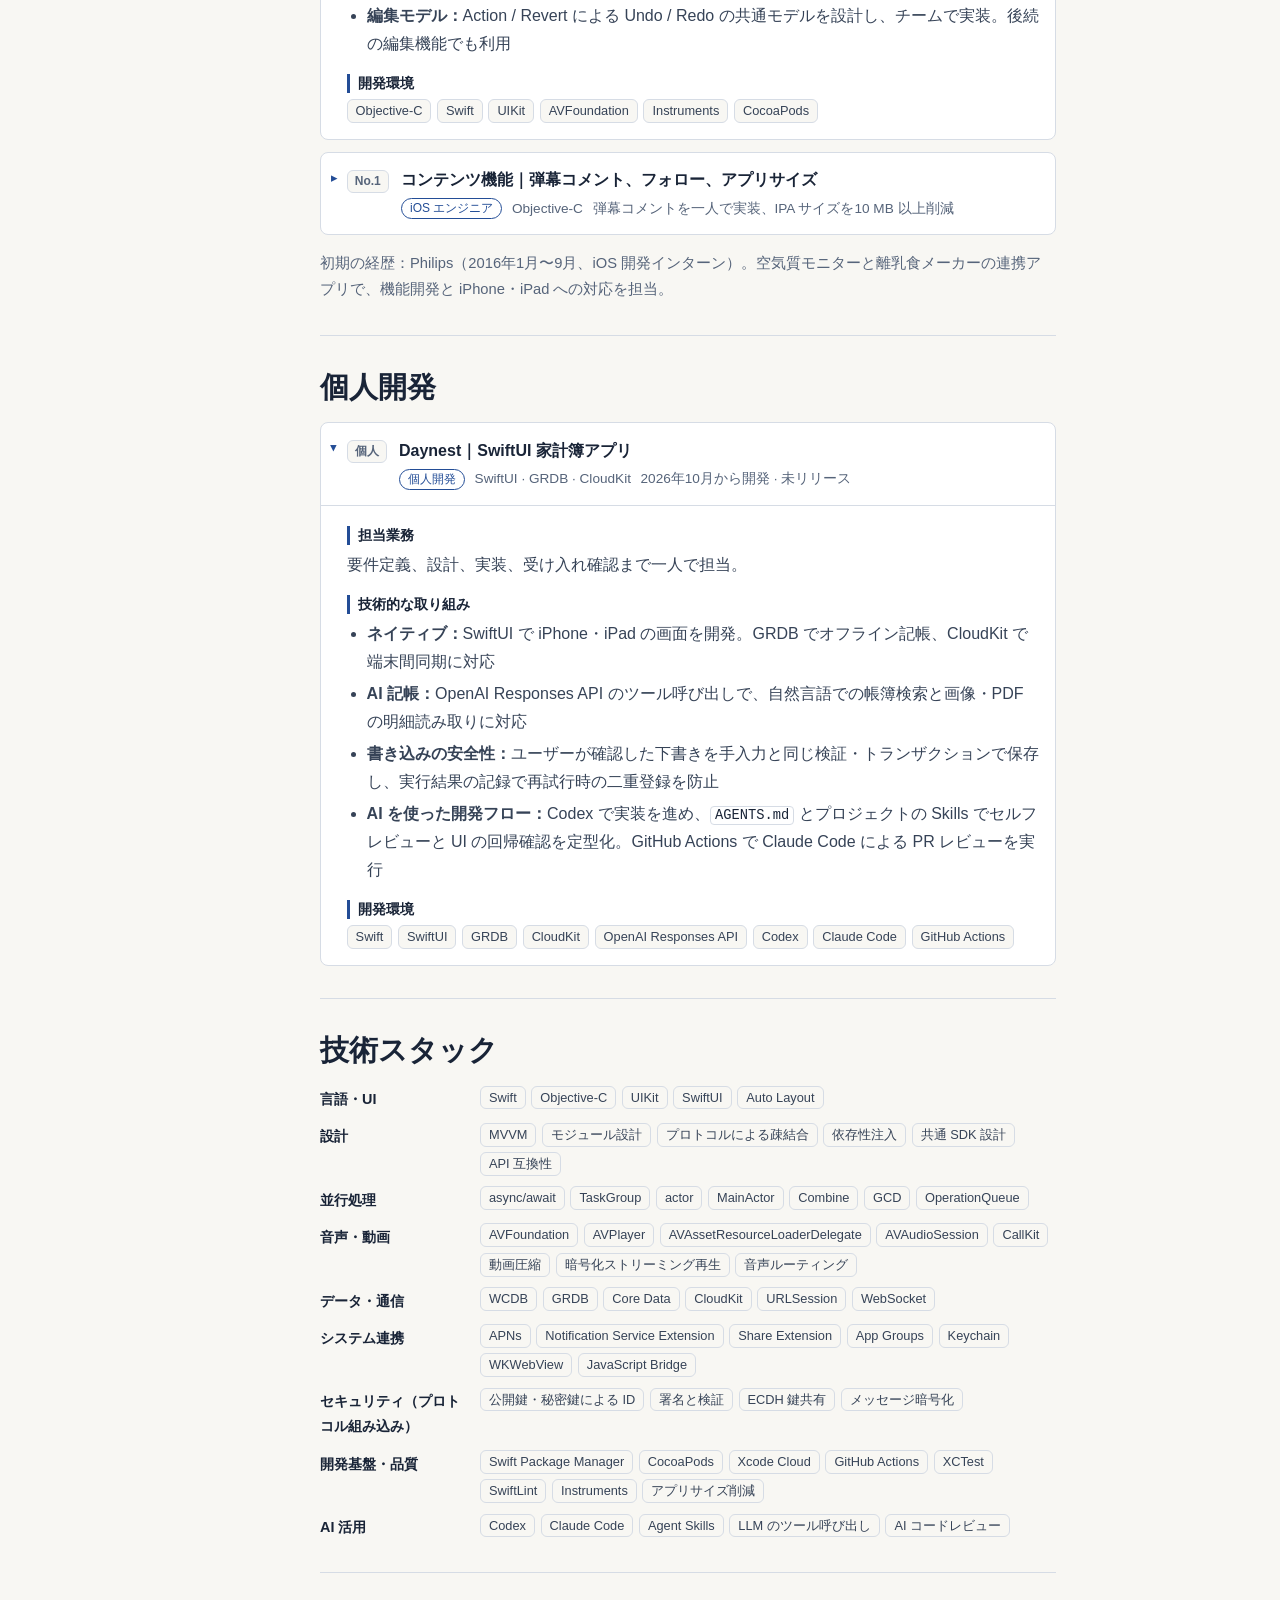
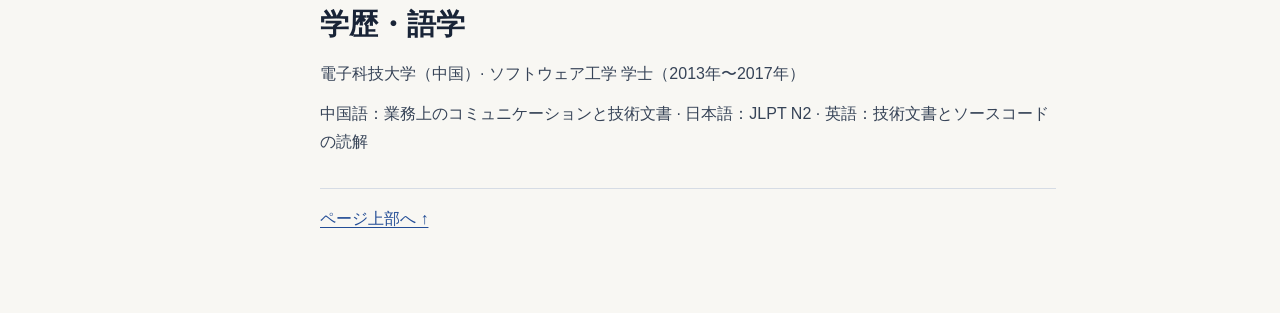
<file: resume-ja.html>
<!doctype html>
<html lang="ja">
<head>
  <meta charset="utf-8">
  <meta name="viewport" content="width=device-width, initial-scale=1">
  <title>Jack Ma | 職務経歴</title>
  <meta name="description" content="Jack Ma の職務経歴。iOS アプリの 0 → 1 立ち上げと設計、音声・動画とパフォーマンス改善、モバイル開発リード、AI を活用した開発。">
  <link rel="canonical" href="https://jack--ma.github.io/resume-ja.html">
  <link rel="alternate" hreflang="ja" href="https://jack--ma.github.io/resume-ja.html">
  <link rel="alternate" hreflang="zh-CN" href="https://jack--ma.github.io/resume-zh.html">
  <link rel="alternate" hreflang="en" href="https://jack--ma.github.io/resume-en.html">
  <link rel="alternate" hreflang="x-default" href="https://jack--ma.github.io/resume-ja.html">
  <meta property="og:type" content="website">
  <meta property="og:locale" content="ja_JP">
  <meta property="og:title" content="Jack Ma | 職務経歴">
  <meta property="og:description" content="Jack Ma の職務経歴。iOS アプリの 0 → 1 立ち上げと設計、音声・動画とパフォーマンス改善、モバイル開発リード、AI を活用した開発。">
  <meta property="og:url" content="https://jack--ma.github.io/resume-ja.html">
  <meta property="og:image" content="https://jack--ma.github.io/share-card.png">
  <meta property="og:image:width" content="1200">
  <meta property="og:image:height" content="630">
  <meta property="og:image:alt" content="Jack Ma | Senior iOS Engineer">
  <meta name="twitter:card" content="summary_large_image">
  <link rel="icon" href="favicon.png" type="image/png">
  <script src="theme.js"></script>
  <link rel="stylesheet" href="styles.css">
</head>
<body class="resume-page" id="top">
  <a class="skip" href="#main">本文へ移動</a>
  <header class="masthead">
    <div class="masthead-inner">
      <div class="resume-links">
        <a href="./">ホーム</a>
        <a href="https://github.com/Jack--Ma">GitHub</a>
        <a href="mailto:zhaoxiangma86@gmail.com">メール</a>
        <a href="https://www.linkedin.com/in/mazhaoxiang">LinkedIn</a>
      </div>
      <div class="page-controls">
        <label class="theme-picker" hidden>外観
          <select>
            <option value="auto">自動</option>
            <option value="light">ライト</option>
            <option value="dark">ダーク</option>
          </select>
        </label>
        <nav class="language-nav" aria-label="言語">
          <a href="resume-zh.html" lang="zh-CN" hreflang="zh-CN">中文</a>
          <a href="resume-ja.html" lang="ja" hreflang="ja" aria-current="page">日本語</a>
          <a href="resume-en.html" lang="en" hreflang="en">English</a>
        </nav>
      </div>
    </div>
  </header>
  <div class="layout">
    <aside>
      <nav aria-label="目次">
        <p>目次</p>
        <a href="#strengths">強み</a>
        <a href="#experience">職務経歴</a>
        <div class="toc-sub">
          <a href="#no-4">No.4 メッセージアプリ</a>
          <a href="#no-3">No.3 SNS アプリ</a>
          <a href="#no-2">No.2 動画制作・投稿</a>
          <a href="#no-1">No.1 コンテンツ機能</a>
        </div>
        <a href="#projects">個人開発</a>
        <a href="#skills">技術スタック</a>
        <a href="#education">学歴・語学</a>
      </nav>
    </aside>
    <main id="main" tabindex="-1">
      <header class="intro">
        <h1>Jack Ma</h1>
        <p class="role">シニア iOS エンジニア · モバイル開発リード</p>
        <p class="meta">モバイルアプリ開発 8年以上 · Swift 5年 · 日本在住</p>
        <p class="jump"><a href="#experience">職務経歴を見る ↓</a></p>
      </header>

      <section id="strengths">
        <h2><span id="profile"></span>強み</h2>
        <div class="strengths">
          <div class="strength">
            <h3>iOS アプリの 0 → 1 立ち上げと設計</h3>
            <ul>
              <li>技術選定、プロジェクト構築、主要機能の開発を主導し、プロジェクト作成から約8か月で初回リリース</li>
              <li>Swift のプロトコルと依存性注入で共通 SDK を切り出し、複数のアプリで再利用</li>
            </ul>
          </div>
          <div class="strength">
            <h3>音声・動画とパフォーマンス改善</h3>
            <ul>
              <li>暗号化動画の最初のフレーム表示を8.7秒から0.7秒に短縮（ローカル比較）</li>
              <li>会話一覧の更新時間を70%短縮（アプリ実測）</li>
              <li>4K 動画圧縮時のピークメモリを60%削減し、修正は編集 SDK に採用</li>
            </ul>
          </div>
          <div class="strength">
            <h3>開発効率の改善</h3>
            <ul>
              <li>Xcode Cloud のタスク開始からアーカイブ成功までの時間を40%短縮（CocoaPods → Swift Package Manager）</li>
              <li>IPA サイズを10 MB 以上削減し、しきい値を超える増加をマージ時に自動でブロック</li>
            </ul>
          </div>
          <div class="strength">
            <h3>チームリード（モバイル4名 / iOS チーム5〜6名）</h3>
            <ul>
              <li>要件整理、スケジュール調整、iOS・Android のリリースを担当</li>
              <li>2か月ごとの技術計画を策定。新人4名のメンターを務め、新卒2名を本採用まで支援</li>
            </ul>
          </div>
          <div class="strength">
            <h3>AI を活用した開発</h3>
            <ul>
              <li>SDK 変更のレビュー用 Skill を作成し、過去の変更でレビュー結果を評価</li>
              <li>Daynest を個人開発。LLM のツール呼び出しで、ユーザー確認後に記帳する仕組みを実装</li>
            </ul>
          </div>
        </div>
      </section>

      <section id="experience">
        <h2>職務経歴</h2>

        <div class="company">
          <h3>日本のソフトウェア企業<span>2023年8月〜現在</span></h3>
          <div class="jobs">
            <details class="job" id="no-4" open>
              <summary>
                <span class="job-no">No.4</span>
                <span class="job-title">メッセージアプリ｜iOS 版の立ち上げとモバイル開発リード</span>
                <span class="job-meta"><span class="role-tag">モバイル開発リード / iOS</span><span>Swift · AVFoundation · WCDB</span><span>約8か月で初回リリース、会話一覧の更新時間を70%短縮</span></span>
              </summary>
              <div class="job-body">
                <h4>期間</h4>
                <p>2024年〜現在</p>
                <h4>チーム体制</h4>
                <p>モバイル4名（iOS 2名、Android 2名）。両プラットフォームのリリースを担当し、iOS の開発も兼任。</p>
                <h4>担当業務</h4>
                <ul>
                  <li>ネイティブ iOS 版の技術選定、プロジェクト構築、主要機能の開発</li>
                  <li>要件整理、担当の割り振り、日程調整。テスト、不具合修正、リリースの推進</li>
                  <li>実装例とコードレビューによるモジュール境界の統一</li>
                </ul>
                <h4>技術的な取り組み</h4>
                <ul>
                  <li><strong>設計：</strong>Swift のプロトコルと依存性注入で機能間の依存とアプリ固有の設定を分離し、複数アプリで使う共通 SDK を切り出し</li>
                  <li><strong>会話一覧：</strong>更新時間を70%短縮（アプリ実測）
                    <ul>
                      <li>会話ごとのクエリを WCDB の一括取得に置き換え、初期表示の先読みと概要のキャッシュを追加</li>
                      <li>会話1,000件の模擬データでの比較で、SQL クエリを3,000回から36回に削減</li>
                    </ul>
                  </li>
                  <li><strong>暗号化動画：</strong>最初のフレーム表示を8.7秒から0.7秒に短縮（ローカル比較、16 Mbps 制限）
                    <ul>
                      <li><code>AVAssetResourceLoaderDelegate</code> でプレーヤーが要求するバイト範囲を暗号化ブロックに対応付け、ダウンロードと並行して復号</li>
                      <li>最初のフレームまでのダウンロード量を16.1 MB から1.1 MB に削減</li>
                    </ul>
                  </li>
                  <li><strong>音声・ビデオ通話：</strong>Daily SDK で初期版の通話機能を一人で実装。システムの音声出力選択で受話口・スピーカー・AirPods の切り替え不具合を解消し、その後 CallKit を保守</li>
                  <li><strong>複数端末への着信：</strong>初期版のシグナリングを設計し、1台で応答するとほかの端末の着信が止まるよう Android・バックエンド担当と対応</li>
                  <li><strong>並行処理：</strong><code>TaskGroup</code> で添付ファイルの同時アップロード数を制限し、<code>actor</code> で投稿状態を隔離</li>
                  <li><strong>開発基盤：</strong>CocoaPods から Swift Package Manager への移行を推進し、Xcode Cloud のタスク開始からアーカイブ成功までを40%短縮。メインアプリと7つのコンポーネントリポジトリに PR の自動チェックを整備</li>
                </ul>
                <h4>開発環境</h4>
                <ul class="chips">
                  <li>Swift</li><li>UIKit</li><li>Combine</li><li>Swift Concurrency</li><li>AVFoundation</li><li>CallKit</li><li>Daily SDK</li><li>WCDB</li><li>WebSocket</li><li>Swift Package Manager</li><li>Xcode Cloud</li><li>GitHub Actions</li><li>Codex</li>
                </ul>
              </div>
            </details>

            <details class="job" id="no-3">
              <summary>
                <span class="job-no">No.3</span>
                <span class="job-title">SNS アプリ｜React Native 開発</span>
                <span class="job-meta"><span class="role-tag">モバイルエンジニア</span><span>React Native</span><span>入社当初に機能開発を担当</span></span>
              </summary>
              <div class="job-body">
                <h4>期間</h4>
                <p>2023年8月〜（入社当初）</p>
                <h4>チーム体制</h4>
                <p>iOS・Android・Web のエンジニアが共同で開発。</p>
                <h4>担当業務</h4>
                <ul>
                  <li>React Native 製 SNS アプリの機能開発に参加</li>
                  <li>プロダクトの方針転換後、メッセージアプリのネイティブ開発（No.4）へ移行</li>
                </ul>
              </div>
            </details>
          </div>
        </div>

        <div class="company">
          <h3>ByteDance｜西瓜視頻（Xigua Video）<span>2017年7月〜2022年9月（2017年2月からインターン）</span></h3>
          <div class="jobs">
            <details class="job" id="no-2" open>
              <summary>
                <span class="job-no">No.2</span>
                <span class="job-title">動画制作・投稿｜投稿システム、編集、コンポーネント化</span>
                <span class="job-meta"><span class="role-tag">シニア iOS エンジニア → チームリーダー</span><span>Objective-C · Swift · AVFoundation</span><span>投稿時間を50%短縮、4K 圧縮時のピークメモリを60%削減</span></span>
              </summary>
              <div class="job-body">
                <h4>期間</h4>
                <p>2019年3月〜2022年9月</p>
                <h4>チーム体制</h4>
                <p>動画制作領域の iOS チーム5〜6名（本人含む）。後期はチームリーダーを担当。</p>
                <h4>担当業務</h4>
                <ul>
                  <li>動画投稿システムと制作機能のコンポーネント化を担当し、編集機能の開発にも参加</li>
                  <li>2か月ごとの技術計画を起案し、チーム内の分担とスケジュールを管理</li>
                  <li>新人4名のメンターを務め、新卒2名を本採用まで支援</li>
                </ul>
                <h4>技術的な取り組み</h4>
                <ul>
                  <li><strong>投稿の高速化：</strong>圧縮とアップロードを並行化し、通常の通信環境で投稿画面を開いてからアップロード完了までの時間を50%短縮</li>
                  <li><strong>タスクの永続化：</strong>画面を離れた後も処理を継続し、アプリ再起動後にアップロードを再開</li>
                  <li><strong>4K 圧縮のメモリ：</strong>ピークメモリを60%削減
                    <ul>
                      <li>Instruments と編集 SDK のソースコードでメモリ不足の原因を特定し、端末のメモリ容量に応じて処理を切り替え</li>
                      <li>A/B 比較で効果を確認し、修正は SDK チームに採用</li>
                    </ul>
                  </li>
                  <li><strong>コンポーネント化：</strong>編集と投稿をホストとのブリッジとサンプルアプリで単独開発・デバッグ可能にし、ビルド済みコンポーネントで重複コンパイルを削減</li>
                  <li><strong>編集モデル：</strong>Action / Revert による Undo / Redo の共通モデルを設計し、チームで実装。後続の編集機能でも利用</li>
                </ul>
                <h4>開発環境</h4>
                <ul class="chips">
                  <li>Objective-C</li><li>Swift</li><li>UIKit</li><li>AVFoundation</li><li>Instruments</li><li>CocoaPods</li>
                </ul>
              </div>
            </details>

            <details class="job" id="no-1">
              <summary>
                <span class="job-no">No.1</span>
                <span class="job-title">コンテンツ機能｜弾幕コメント、フォロー、アプリサイズ</span>
                <span class="job-meta"><span class="role-tag">iOS エンジニア</span><span>Objective-C</span><span>弾幕コメントを一人で実装、IPA サイズを10 MB 以上削減</span></span>
              </summary>
              <div class="job-body">
                <h4>期間</h4>
                <p>2017年7月〜2019年2月</p>
                <h4>技術的な取り組み</h4>
                <ul>
                  <li><strong>弾幕コメント：</strong>プレーヤーの弾幕コメント機能を一人で設計・実装。速度差から追いつく時間を計算し、同じレーンでの重なりを防止</li>
                  <li><strong>フォロー機能：</strong>再利用できる記事・動画リストとフォロー機能を開発し、複数画面のフォロー状態を同期</li>
                  <li><strong>アプリサイズ：</strong>主担当として IPA サイズを10 MB 以上削減
                    <ul>
                      <li>画像の重複排除と圧縮で6 MB、不要コードの削除とコンポーネントの最適化で4 MB を削減</li>
                      <li>既存の Ruby ツールをプロダクト向けに調整し、<code>otool</code> で Mach-O を解析して未使用の可能性があるクラスとメソッドを検出</li>
                      <li>サイズ増加のチェックをマージフローに組み込み、しきい値を超える変更をブロック</li>
                    </ul>
                  </li>
                </ul>
                <h4>開発環境</h4>
                <ul class="chips">
                  <li>Objective-C</li><li>UIKit</li><li>Ruby</li><li>otool</li>
                </ul>
              </div>
            </details>
          </div>
        </div>

        <p class="early">初期の経歴：Philips（2016年1月〜9月、iOS 開発インターン）。空気質モニターと離乳食メーカーの連携アプリで、機能開発と iPhone・iPad への対応を担当。</p>
      </section>

      <section id="projects">
        <h2>個人開発</h2>
        <details class="job" open>
          <summary>
            <span class="job-no">個人</span>
            <span class="job-title">Daynest｜SwiftUI 家計簿アプリ</span>
            <span class="job-meta"><span class="role-tag">個人開発</span><span>SwiftUI · GRDB · CloudKit</span><span>2026年10月から開発 · 未リリース</span></span>
          </summary>
          <div class="job-body">
            <h4>担当業務</h4>
            <p>要件定義、設計、実装、受け入れ確認まで一人で担当。</p>
            <h4>技術的な取り組み</h4>
            <ul>
              <li><strong>ネイティブ：</strong>SwiftUI で iPhone・iPad の画面を開発。GRDB でオフライン記帳、CloudKit で端末間同期に対応</li>
              <li><strong>AI 記帳：</strong>OpenAI Responses API のツール呼び出しで、自然言語での帳簿検索と画像・PDF の明細読み取りに対応</li>
              <li><strong>書き込みの安全性：</strong>ユーザーが確認した下書きを手入力と同じ検証・トランザクションで保存し、実行結果の記録で再試行時の二重登録を防止</li>
              <li><strong>AI を使った開発フロー：</strong>Codex で実装を進め、<code>AGENTS.md</code> とプロジェクトの Skills でセルフレビューと UI の回帰確認を定型化。GitHub Actions で Claude Code による PR レビューを実行</li>
            </ul>
            <h4>開発環境</h4>
            <ul class="chips">
              <li>Swift</li><li>SwiftUI</li><li>GRDB</li><li>CloudKit</li><li>OpenAI Responses API</li><li>Codex</li><li>Claude Code</li><li>GitHub Actions</li>
            </ul>
          </div>
        </details>
      </section>

      <section id="skills">
        <h2>技術スタック</h2>
        <dl class="skill-grid">
          <dt>言語・UI</dt>
          <dd><ul class="chips"><li>Swift</li><li>Objective-C</li><li>UIKit</li><li>SwiftUI</li><li>Auto Layout</li></ul></dd>
          <dt>設計</dt>
          <dd><ul class="chips"><li>MVVM</li><li>モジュール設計</li><li>プロトコルによる疎結合</li><li>依存性注入</li><li>共通 SDK 設計</li><li>API 互換性</li></ul></dd>
          <dt>並行処理</dt>
          <dd><ul class="chips"><li>async/await</li><li>TaskGroup</li><li>actor</li><li>MainActor</li><li>Combine</li><li>GCD</li><li>OperationQueue</li></ul></dd>
          <dt>音声・動画</dt>
          <dd><ul class="chips"><li>AVFoundation</li><li>AVPlayer</li><li>AVAssetResourceLoaderDelegate</li><li>AVAudioSession</li><li>CallKit</li><li>動画圧縮</li><li>暗号化ストリーミング再生</li><li>音声ルーティング</li></ul></dd>
          <dt>データ・通信</dt>
          <dd><ul class="chips"><li>WCDB</li><li>GRDB</li><li>Core Data</li><li>CloudKit</li><li>URLSession</li><li>WebSocket</li></ul></dd>
          <dt>システム連携</dt>
          <dd><ul class="chips"><li>APNs</li><li>Notification Service Extension</li><li>Share Extension</li><li>App Groups</li><li>Keychain</li><li>WKWebView</li><li>JavaScript Bridge</li></ul></dd>
          <dt>セキュリティ（プロトコル組み込み）</dt>
          <dd><ul class="chips"><li>公開鍵・秘密鍵による ID</li><li>署名と検証</li><li>ECDH 鍵共有</li><li>メッセージ暗号化</li></ul></dd>
          <dt>開発基盤・品質</dt>
          <dd><ul class="chips"><li>Swift Package Manager</li><li>CocoaPods</li><li>Xcode Cloud</li><li>GitHub Actions</li><li>XCTest</li><li>SwiftLint</li><li>Instruments</li><li>アプリサイズ削減</li></ul></dd>
          <dt>AI 活用</dt>
          <dd><ul class="chips"><li>Codex</li><li>Claude Code</li><li>Agent Skills</li><li>LLM のツール呼び出し</li><li>AI コードレビュー</li></ul></dd>
        </dl>
      </section>

      <section id="education">
        <h2>学歴・語学</h2>
        <p>電子科技大学（中国）· ソフトウェア工学 学士（2013年〜2017年）</p>
        <p>中国語：業務上のコミュニケーションと技術文書 · 日本語：JLPT N2 · 英語：技術文書とソースコードの読解</p>
      </section>
      <footer><a href="#top">ページ上部へ ↑</a></footer>
    </main>
  </div>
</body>
</html>
</file>
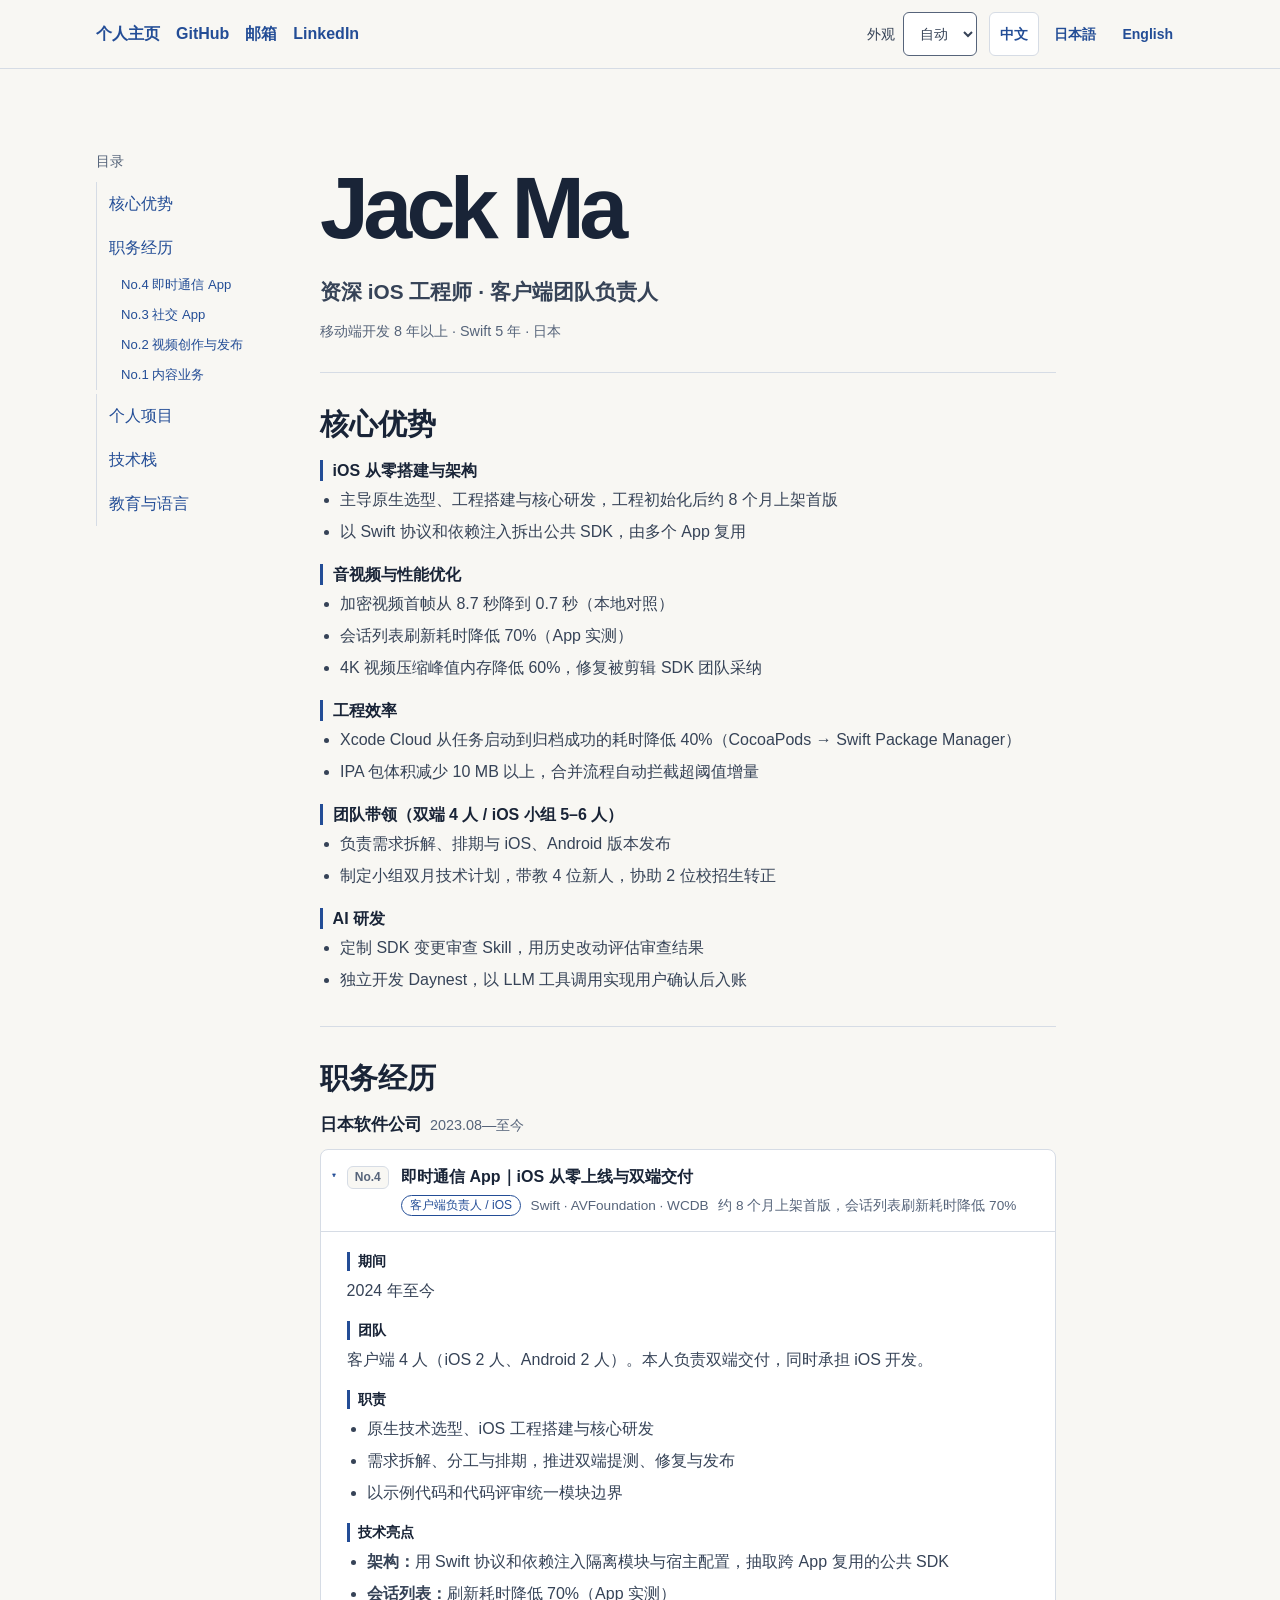
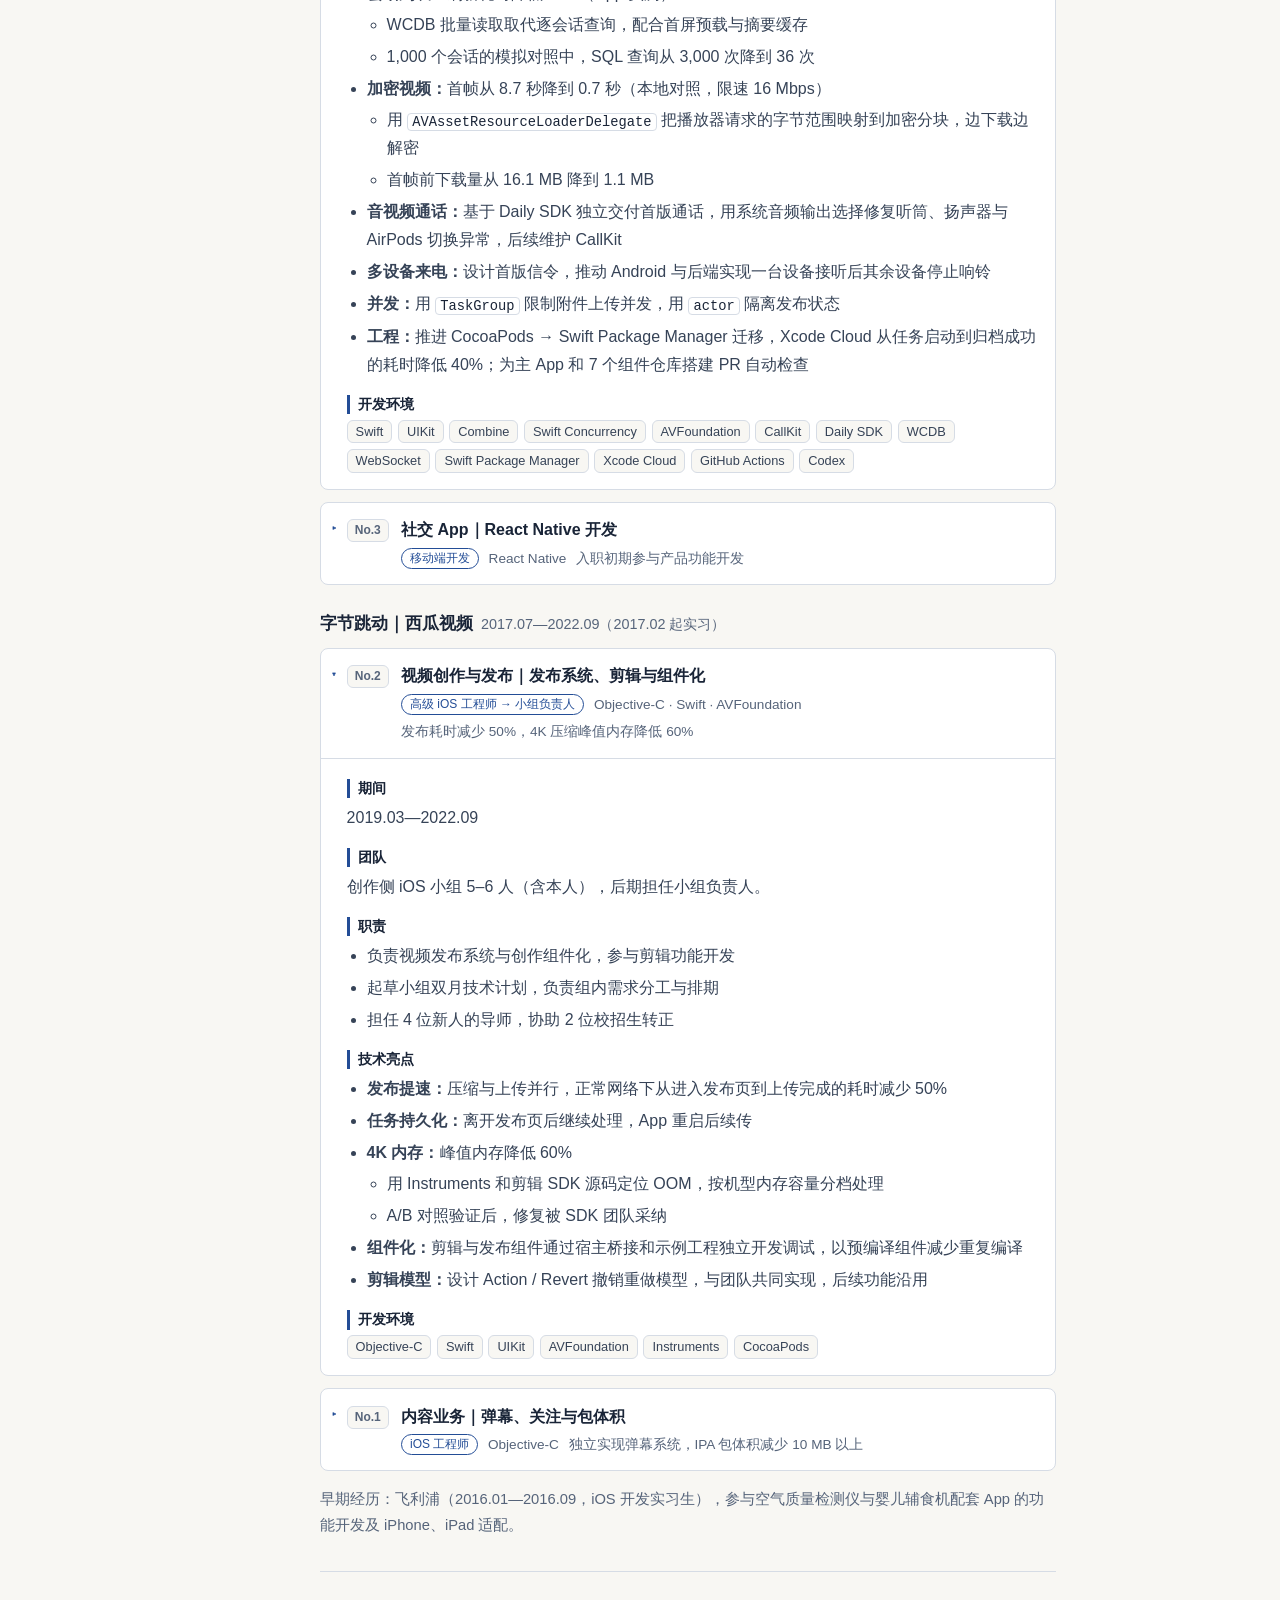
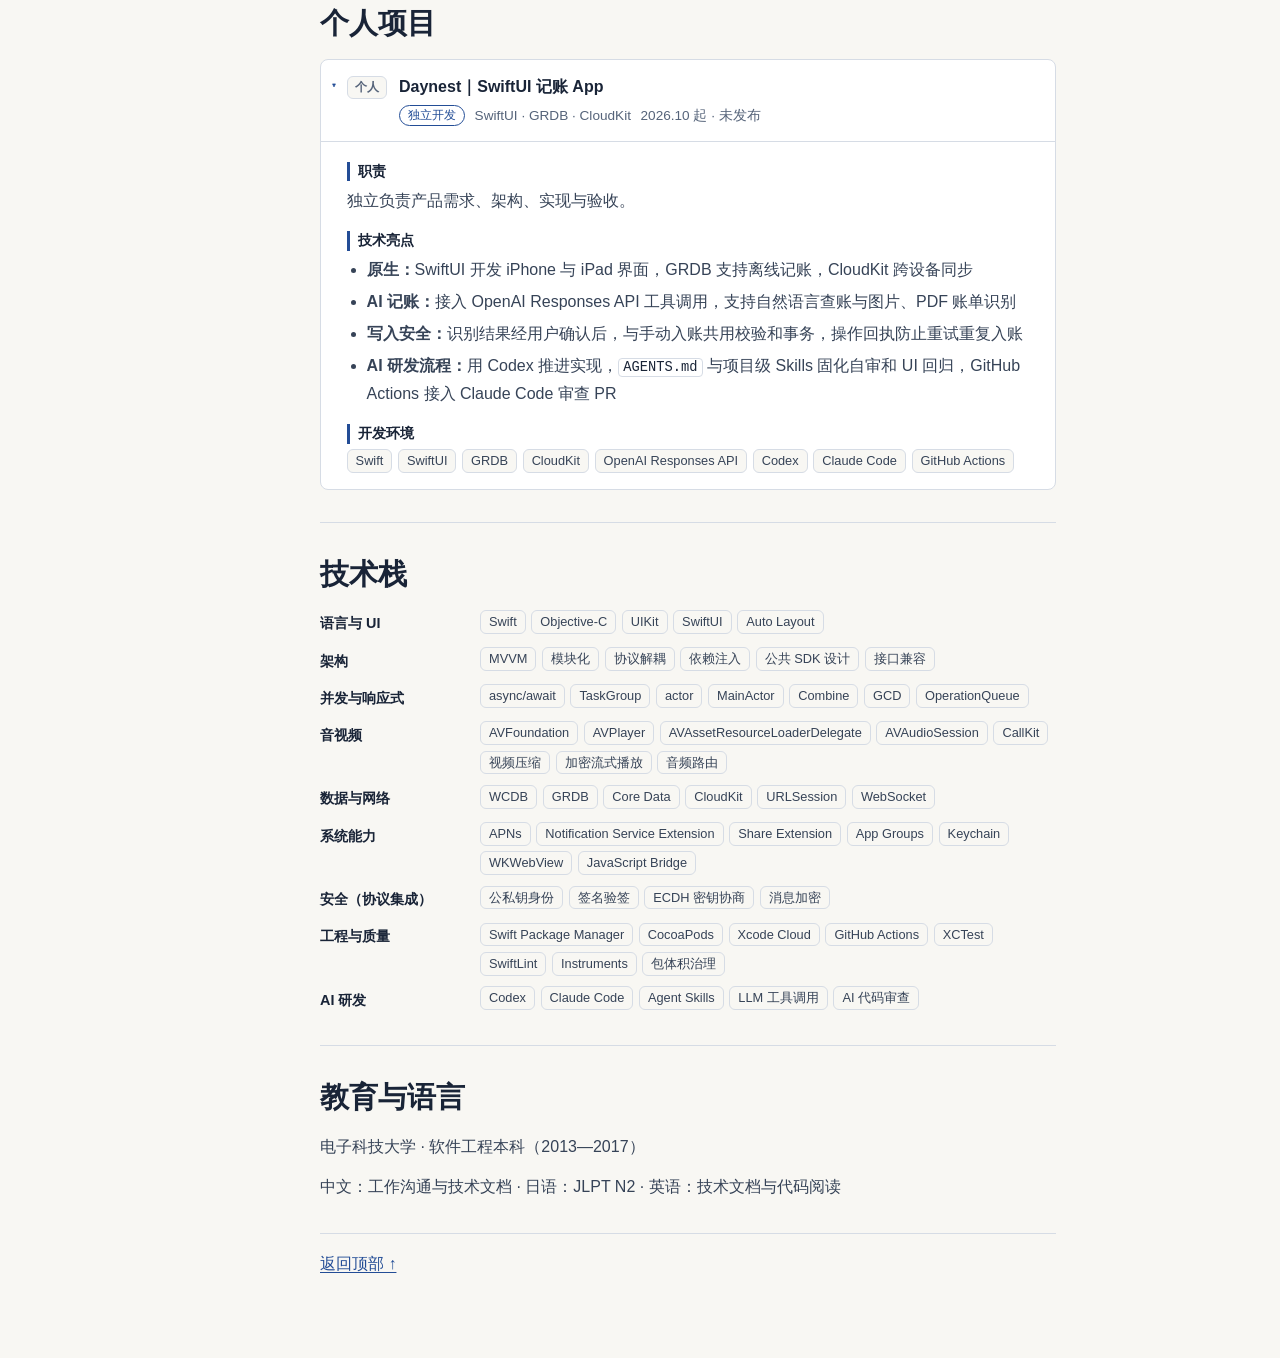
<file: resume-zh.html>
<!doctype html>
<html lang="zh-CN">
<head>
  <meta charset="utf-8">
  <meta name="viewport" content="width=device-width, initial-scale=1">
  <title>Jack Ma｜职业履历</title>
  <meta name="description" content="Jack Ma 的职业履历：iOS 从零搭建与架构、音视频与性能优化、双端团队交付及 AI 研发实践。">
  <link rel="canonical" href="https://jack--ma.github.io/resume-zh.html">
  <link rel="alternate" hreflang="ja" href="https://jack--ma.github.io/resume-ja.html">
  <link rel="alternate" hreflang="zh-CN" href="https://jack--ma.github.io/resume-zh.html">
  <link rel="alternate" hreflang="en" href="https://jack--ma.github.io/resume-en.html">
  <link rel="alternate" hreflang="x-default" href="https://jack--ma.github.io/resume-ja.html">
  <meta property="og:type" content="website">
  <meta property="og:locale" content="zh_CN">
  <meta property="og:title" content="Jack Ma｜职业履历">
  <meta property="og:description" content="Jack Ma 的职业履历：iOS 从零搭建与架构、音视频与性能优化、双端团队交付及 AI 研发实践。">
  <meta property="og:url" content="https://jack--ma.github.io/resume-zh.html">
  <meta property="og:image" content="https://jack--ma.github.io/share-card.png">
  <meta property="og:image:width" content="1200">
  <meta property="og:image:height" content="630">
  <meta property="og:image:alt" content="Jack Ma | Senior iOS Engineer">
  <meta name="twitter:card" content="summary_large_image">
  <link rel="icon" href="favicon.png" type="image/png">
  <script src="theme.js"></script>
  <link rel="stylesheet" href="styles.css">
</head>
<body class="resume-page" id="top">
  <a class="skip" href="#main">跳到正文</a>
  <header class="masthead">
    <div class="masthead-inner">
      <div class="resume-links">
        <a href="index-zh.html">个人主页</a>
        <a href="https://github.com/Jack--Ma">GitHub</a>
        <a href="mailto:zhaoxiangma86@gmail.com">邮箱</a>
        <a href="https://www.linkedin.com/in/mazhaoxiang">LinkedIn</a>
      </div>
      <div class="page-controls">
        <label class="theme-picker" hidden>外观
          <select>
            <option value="auto">自动</option>
            <option value="light">日间</option>
            <option value="dark">夜间</option>
          </select>
        </label>
        <nav class="language-nav" aria-label="语言">
          <a href="resume-zh.html" lang="zh-CN" hreflang="zh-CN" aria-current="page">中文</a>
          <a href="resume-ja.html" lang="ja" hreflang="ja">日本語</a>
          <a href="resume-en.html" lang="en" hreflang="en">English</a>
        </nav>
      </div>
    </div>
  </header>
  <div class="layout">
    <aside>
      <nav aria-label="履历目录">
        <p>目录</p>
        <a href="#strengths">核心优势</a>
        <a href="#experience">职务经历</a>
        <div class="toc-sub">
          <a href="#no-4">No.4 即时通信 App</a>
          <a href="#no-3">No.3 社交 App</a>
          <a href="#no-2">No.2 视频创作与发布</a>
          <a href="#no-1">No.1 内容业务</a>
        </div>
        <a href="#projects">个人项目</a>
        <a href="#skills">技术栈</a>
        <a href="#education">教育与语言</a>
      </nav>
    </aside>
    <main id="main" tabindex="-1">
      <header class="intro">
        <h1>Jack Ma</h1>
        <p class="role">资深 iOS 工程师 · 客户端团队负责人</p>
        <p class="meta">移动端开发 8 年以上 · Swift 5 年 · 日本</p>
        <p class="jump"><a href="#experience">看项目经历 ↓</a></p>
      </header>

      <section id="strengths">
        <h2><span id="profile"></span>核心优势</h2>
        <div class="strengths">
          <div class="strength">
            <h3>iOS 从零搭建与架构</h3>
            <ul>
              <li>主导原生选型、工程搭建与核心研发，工程初始化后约 8 个月上架首版</li>
              <li>以 Swift 协议和依赖注入拆出公共 SDK，由多个 App 复用</li>
            </ul>
          </div>
          <div class="strength">
            <h3>音视频与性能优化</h3>
            <ul>
              <li>加密视频首帧从 8.7 秒降到 0.7 秒（本地对照）</li>
              <li>会话列表刷新耗时降低 70%（App 实测）</li>
              <li>4K 视频压缩峰值内存降低 60%，修复被剪辑 SDK 团队采纳</li>
            </ul>
          </div>
          <div class="strength">
            <h3>工程效率</h3>
            <ul>
              <li>Xcode Cloud 从任务启动到归档成功的耗时降低 40%（CocoaPods → Swift Package Manager）</li>
              <li>IPA 包体积减少 10 MB 以上，合并流程自动拦截超阈值增量</li>
            </ul>
          </div>
          <div class="strength">
            <h3>团队带领（双端 4 人 / iOS 小组 5–6 人）</h3>
            <ul>
              <li>负责需求拆解、排期与 iOS、Android 版本发布</li>
              <li>制定小组双月技术计划，带教 4 位新人，协助 2 位校招生转正</li>
            </ul>
          </div>
          <div class="strength">
            <h3>AI 研发</h3>
            <ul>
              <li>定制 SDK 变更审查 Skill，用历史改动评估审查结果</li>
              <li>独立开发 Daynest，以 LLM 工具调用实现用户确认后入账</li>
            </ul>
          </div>
        </div>
      </section>

      <section id="experience">
        <h2>职务经历</h2>

        <div class="company">
          <h3>日本软件公司<span>2023.08—至今</span></h3>
          <div class="jobs">
            <details class="job" id="no-4" open>
              <summary>
                <span class="job-no">No.4</span>
                <span class="job-title">即时通信 App｜iOS 从零上线与双端交付</span>
                <span class="job-meta"><span class="role-tag">客户端负责人 / iOS</span><span>Swift · AVFoundation · WCDB</span><span>约 8 个月上架首版，会话列表刷新耗时降低 70%</span></span>
              </summary>
              <div class="job-body">
                <h4>期间</h4>
                <p>2024 年至今</p>
                <h4>团队</h4>
                <p>客户端 4 人（iOS 2 人、Android 2 人）。本人负责双端交付，同时承担 iOS 开发。</p>
                <h4>职责</h4>
                <ul>
                  <li>原生技术选型、iOS 工程搭建与核心研发</li>
                  <li>需求拆解、分工与排期，推进双端提测、修复与发布</li>
                  <li>以示例代码和代码评审统一模块边界</li>
                </ul>
                <h4>技术亮点</h4>
                <ul>
                  <li><strong>架构：</strong>用 Swift 协议和依赖注入隔离模块与宿主配置，抽取跨 App 复用的公共 SDK</li>
                  <li><strong>会话列表：</strong>刷新耗时降低 70%（App 实测）
                    <ul>
                      <li>WCDB 批量读取取代逐会话查询，配合首屏预载与摘要缓存</li>
                      <li>1,000 个会话的模拟对照中，SQL 查询从 3,000 次降到 36 次</li>
                    </ul>
                  </li>
                  <li><strong>加密视频：</strong>首帧从 8.7 秒降到 0.7 秒（本地对照，限速 16 Mbps）
                    <ul>
                      <li>用 <code>AVAssetResourceLoaderDelegate</code> 把播放器请求的字节范围映射到加密分块，边下载边解密</li>
                      <li>首帧前下载量从 16.1 MB 降到 1.1 MB</li>
                    </ul>
                  </li>
                  <li><strong>音视频通话：</strong>基于 Daily SDK 独立交付首版通话，用系统音频输出选择修复听筒、扬声器与 AirPods 切换异常，后续维护 CallKit</li>
                  <li><strong>多设备来电：</strong>设计首版信令，推动 Android 与后端实现一台设备接听后其余设备停止响铃</li>
                  <li><strong>并发：</strong>用 <code>TaskGroup</code> 限制附件上传并发，用 <code>actor</code> 隔离发布状态</li>
                  <li><strong>工程：</strong>推进 CocoaPods → Swift Package Manager 迁移，Xcode Cloud 从任务启动到归档成功的耗时降低 40%；为主 App 和 7 个组件仓库搭建 PR 自动检查</li>
                </ul>
                <h4>开发环境</h4>
                <ul class="chips">
                  <li>Swift</li><li>UIKit</li><li>Combine</li><li>Swift Concurrency</li><li>AVFoundation</li><li>CallKit</li><li>Daily SDK</li><li>WCDB</li><li>WebSocket</li><li>Swift Package Manager</li><li>Xcode Cloud</li><li>GitHub Actions</li><li>Codex</li>
                </ul>
              </div>
            </details>

            <details class="job" id="no-3">
              <summary>
                <span class="job-no">No.3</span>
                <span class="job-title">社交 App｜React Native 开发</span>
                <span class="job-meta"><span class="role-tag">移动端开发</span><span>React Native</span><span>入职初期参与产品功能开发</span></span>
              </summary>
              <div class="job-body">
                <h4>期间</h4>
                <p>2023.08 起（入职初期）</p>
                <h4>团队</h4>
                <p>iOS、Android 与 Web 开发共同参与。</p>
                <h4>职责</h4>
                <ul>
                  <li>参与 React Native 社交 App 的功能开发</li>
                  <li>产品方向调整后转入即时通信 App 的原生开发（No.4）</li>
                </ul>
              </div>
            </details>
          </div>
        </div>

        <div class="company">
          <h3>字节跳动｜西瓜视频<span>2017.07—2022.09（2017.02 起实习）</span></h3>
          <div class="jobs">
            <details class="job" id="no-2" open>
              <summary>
                <span class="job-no">No.2</span>
                <span class="job-title">视频创作与发布｜发布系统、剪辑与组件化</span>
                <span class="job-meta"><span class="role-tag">高级 iOS 工程师 → 小组负责人</span><span>Objective-C · Swift · AVFoundation</span><span>发布耗时减少 50%，4K 压缩峰值内存降低 60%</span></span>
              </summary>
              <div class="job-body">
                <h4>期间</h4>
                <p>2019.03—2022.09</p>
                <h4>团队</h4>
                <p>创作侧 iOS 小组 5–6 人（含本人），后期担任小组负责人。</p>
                <h4>职责</h4>
                <ul>
                  <li>负责视频发布系统与创作组件化，参与剪辑功能开发</li>
                  <li>起草小组双月技术计划，负责组内需求分工与排期</li>
                  <li>担任 4 位新人的导师，协助 2 位校招生转正</li>
                </ul>
                <h4>技术亮点</h4>
                <ul>
                  <li><strong>发布提速：</strong>压缩与上传并行，正常网络下从进入发布页到上传完成的耗时减少 50%</li>
                  <li><strong>任务持久化：</strong>离开发布页后继续处理，App 重启后续传</li>
                  <li><strong>4K 内存：</strong>峰值内存降低 60%
                    <ul>
                      <li>用 Instruments 和剪辑 SDK 源码定位 OOM，按机型内存容量分档处理</li>
                      <li>A/B 对照验证后，修复被 SDK 团队采纳</li>
                    </ul>
                  </li>
                  <li><strong>组件化：</strong>剪辑与发布组件通过宿主桥接和示例工程独立开发调试，以预编译组件减少重复编译</li>
                  <li><strong>剪辑模型：</strong>设计 Action / Revert 撤销重做模型，与团队共同实现，后续功能沿用</li>
                </ul>
                <h4>开发环境</h4>
                <ul class="chips">
                  <li>Objective-C</li><li>Swift</li><li>UIKit</li><li>AVFoundation</li><li>Instruments</li><li>CocoaPods</li>
                </ul>
              </div>
            </details>

            <details class="job" id="no-1">
              <summary>
                <span class="job-no">No.1</span>
                <span class="job-title">内容业务｜弹幕、关注与包体积</span>
                <span class="job-meta"><span class="role-tag">iOS 工程师</span><span>Objective-C</span><span>独立实现弹幕系统，IPA 包体积减少 10 MB 以上</span></span>
              </summary>
              <div class="job-body">
                <h4>期间</h4>
                <p>2017.07—2019.02</p>
                <h4>技术亮点</h4>
                <ul>
                  <li><strong>弹幕：</strong>独立设计并实现播放器弹幕系统，按速度差计算追及时间，避免同轨重叠</li>
                  <li><strong>关注模块：</strong>开发可复用的图文视频列表与关注模块，同步多页面关注状态</li>
                  <li><strong>包体积：</strong>主要由本人负责，IPA 减少 10 MB 以上
                    <ul>
                      <li>图片去重与压缩减少 6 MB，无用代码清理与组件优化减少 4 MB</li>
                      <li>适配现有 Ruby 工具，用 <code>otool</code> 分析 Mach-O，按业务规则过滤后输出疑似无用的类与方法</li>
                      <li>增量检查接入合并流程，超阈值时阻止合入</li>
                    </ul>
                  </li>
                </ul>
                <h4>开发环境</h4>
                <ul class="chips">
                  <li>Objective-C</li><li>UIKit</li><li>Ruby</li><li>otool</li>
                </ul>
              </div>
            </details>
          </div>
        </div>

        <p class="early">早期经历：飞利浦（2016.01—2016.09，iOS 开发实习生），参与空气质量检测仪与婴儿辅食机配套 App 的功能开发及 iPhone、iPad 适配。</p>
      </section>

      <section id="projects">
        <h2>个人项目</h2>
        <details class="job" open>
          <summary>
            <span class="job-no">个人</span>
            <span class="job-title">Daynest｜SwiftUI 记账 App</span>
            <span class="job-meta"><span class="role-tag">独立开发</span><span>SwiftUI · GRDB · CloudKit</span><span>2026.10 起 · 未发布</span></span>
          </summary>
          <div class="job-body">
            <h4>职责</h4>
            <p>独立负责产品需求、架构、实现与验收。</p>
            <h4>技术亮点</h4>
            <ul>
              <li><strong>原生：</strong>SwiftUI 开发 iPhone 与 iPad 界面，GRDB 支持离线记账，CloudKit 跨设备同步</li>
              <li><strong>AI 记账：</strong>接入 OpenAI Responses API 工具调用，支持自然语言查账与图片、PDF 账单识别</li>
              <li><strong>写入安全：</strong>识别结果经用户确认后，与手动入账共用校验和事务，操作回执防止重试重复入账</li>
              <li><strong>AI 研发流程：</strong>用 Codex 推进实现，<code>AGENTS.md</code> 与项目级 Skills 固化自审和 UI 回归，GitHub Actions 接入 Claude Code 审查 PR</li>
            </ul>
            <h4>开发环境</h4>
            <ul class="chips">
              <li>Swift</li><li>SwiftUI</li><li>GRDB</li><li>CloudKit</li><li>OpenAI Responses API</li><li>Codex</li><li>Claude Code</li><li>GitHub Actions</li>
            </ul>
          </div>
        </details>
      </section>

      <section id="skills">
        <h2>技术栈</h2>
        <dl class="skill-grid">
          <dt>语言与 UI</dt>
          <dd><ul class="chips"><li>Swift</li><li>Objective-C</li><li>UIKit</li><li>SwiftUI</li><li>Auto Layout</li></ul></dd>
          <dt>架构</dt>
          <dd><ul class="chips"><li>MVVM</li><li>模块化</li><li>协议解耦</li><li>依赖注入</li><li>公共 SDK 设计</li><li>接口兼容</li></ul></dd>
          <dt>并发与响应式</dt>
          <dd><ul class="chips"><li>async/await</li><li>TaskGroup</li><li>actor</li><li>MainActor</li><li>Combine</li><li>GCD</li><li>OperationQueue</li></ul></dd>
          <dt>音视频</dt>
          <dd><ul class="chips"><li>AVFoundation</li><li>AVPlayer</li><li>AVAssetResourceLoaderDelegate</li><li>AVAudioSession</li><li>CallKit</li><li>视频压缩</li><li>加密流式播放</li><li>音频路由</li></ul></dd>
          <dt>数据与网络</dt>
          <dd><ul class="chips"><li>WCDB</li><li>GRDB</li><li>Core Data</li><li>CloudKit</li><li>URLSession</li><li>WebSocket</li></ul></dd>
          <dt>系统能力</dt>
          <dd><ul class="chips"><li>APNs</li><li>Notification Service Extension</li><li>Share Extension</li><li>App Groups</li><li>Keychain</li><li>WKWebView</li><li>JavaScript Bridge</li></ul></dd>
          <dt>安全（协议集成）</dt>
          <dd><ul class="chips"><li>公私钥身份</li><li>签名验签</li><li>ECDH 密钥协商</li><li>消息加密</li></ul></dd>
          <dt>工程与质量</dt>
          <dd><ul class="chips"><li>Swift Package Manager</li><li>CocoaPods</li><li>Xcode Cloud</li><li>GitHub Actions</li><li>XCTest</li><li>SwiftLint</li><li>Instruments</li><li>包体积治理</li></ul></dd>
          <dt>AI 研发</dt>
          <dd><ul class="chips"><li>Codex</li><li>Claude Code</li><li>Agent Skills</li><li>LLM 工具调用</li><li>AI 代码审查</li></ul></dd>
        </dl>
      </section>

      <section id="education">
        <h2>教育与语言</h2>
        <p>电子科技大学 · 软件工程本科（2013—2017）</p>
        <p>中文：工作沟通与技术文档 · 日语：JLPT N2 · 英语：技术文档与代码阅读</p>
      </section>
      <footer><a href="#top">返回顶部 ↑</a></footer>
    </main>
  </div>
</body>
</html>
</file>
<file: styles.css>
:root {
  color-scheme: light dark;
  --paper: #f8f7f3;
  --surface: #fff;
  --ink: #192437;
  --text: #364357;
  --muted: #56647a;
  --accent: #234d96;
  --rule: #d6dce5;
  --accent-text: #fff;
  font-family: "Inter", -apple-system, BlinkMacSystemFont, "PingFang SC", "Microsoft YaHei", sans-serif;
  line-height: 1.75;
  -webkit-text-size-adjust: 100%;
  text-size-adjust: 100%;
  background: var(--paper);
  color: var(--text);
}

:root:lang(ja) {
  font-family: "Inter", -apple-system, BlinkMacSystemFont, "Hiragino Sans", Meiryo, "Yu Gothic UI", "Yu Gothic", "Noto Sans CJK JP", sans-serif;
}

:root[data-theme="light"] { color-scheme: light; }

@media screen {
  :root[data-theme="dark"] {
    color-scheme: dark;
    --paper: #141922;
    --surface: #202837;
    --ink: #f1f4f9;
    --text: #c6d0df;
    --muted: #a8b6cc;
    --accent: #abc8ff;
    --rule: #354359;
    --accent-text: #141922;
  }
}

@media screen and (prefers-color-scheme: dark) {
  :root:not([data-theme]) {
    --paper: #141922;
    --surface: #202837;
    --ink: #f1f4f9;
    --text: #c6d0df;
    --muted: #a8b6cc;
    --accent: #abc8ff;
    --rule: #354359;
    --accent-text: #141922;
  }
}

.page-controls {
  display: flex;
  flex-wrap: wrap;
  align-items: center;
  gap: .25rem .75rem;
}

.theme-picker:not([hidden]) {
  display: inline-flex;
  align-items: center;
  gap: .5rem;
  font-size: .875rem;
}

.theme-picker select {
  min-height: 44px;
  padding-inline: .75rem;
  border: 1px solid var(--muted);
  border-radius: .375rem;
  background: var(--surface);
  color: var(--text);
  font: inherit;
  cursor: pointer;
}

.theme-picker select:focus-visible {
  outline: 2px solid var(--accent);
  outline-offset: 3px;
}

* { box-sizing: border-box; }
body { margin: 0; overflow-wrap: anywhere; }
a { color: var(--accent); text-underline-offset: .2em; }
a:focus-visible, summary:focus-visible {
  outline: 2px solid var(--accent);
  outline-offset: 3px;
}
.skip {
  position: absolute;
  inset: 8px auto auto 8px;
  transform: translateY(-150%);
  background: var(--surface);
  padding: .5rem 1rem;
}
.skip:focus { transform: none; }
.masthead { border-bottom: 1px solid var(--rule); }
.masthead-inner, .layout {
  width: min(100% - 3rem, 69rem);
  margin-inline: auto;
}
.masthead-inner {
  min-height: 4.25rem;
  display: flex;
  flex-wrap: wrap;
  align-items: center;
  justify-content: space-between;
  gap: .25rem 1rem;
}
.masthead a { font-weight: 650; text-decoration: none; }
.masthead span { font-size: .875rem; color: var(--muted); }
.layout {
  display: grid;
  grid-template-columns: 10rem minmax(0, 1fr);
  gap: clamp(2rem, 7vw, 6rem);
  padding-block: clamp(2rem, 7vw, 5rem);
}
nav { position: sticky; top: 2rem; }
nav p {
  margin: 0 0 .5rem;
  font-size: .875rem;
  color: var(--muted);
}
nav a {
  display: flex;
  align-items: center;
  min-height: 44px;
  padding-inline: .75rem;
  border-left: 1px solid var(--rule);
  text-decoration: none;
}
nav a:hover, nav a:focus-visible { background: var(--surface); }
main { max-width: 48rem; }
.intro { padding-bottom: 1.75rem; }
.location { color: var(--accent); font-weight: 600; margin: 0; }
h1, h2, h3, h4 { color: var(--ink); line-height: 1.35; }
h1 { margin: .35rem 0; font-size: clamp(2.75rem, 7vw, 5.5rem); letter-spacing: -.065em; }
.role { font-size: clamp(1.25rem, 3vw, 1.75rem); margin: 0; }
section { padding-block: 1.75rem; border-top: 1px solid var(--rule); scroll-margin-top: 1rem; }
h2 { margin: 0 0 1rem; font-size: clamp(1.4rem, 3vw, 1.8rem); }
h3 { margin: 1.75rem 0 .5rem; font-size: 1.125rem; }
h4 { margin: 1.25rem 0 .4rem; font-size: 1rem; }
p { margin: 0 0 .75rem; }
ul { padding-left: 1.25rem; margin-block: .5rem 0; }
li + li { margin-top: .5rem; }
section > :last-child, .case-content p:last-child { margin-bottom: 0; }
.cases { display: grid; gap: .75rem; }
details { background: var(--surface); border: 1px solid var(--rule); border-radius: .5rem; }
summary { cursor: pointer; padding: .85rem 1rem; font-weight: 650; color: var(--ink); }
summary::marker { color: var(--accent); }
summary:hover { color: var(--accent); }
.project { display: inline-block; color: var(--accent); font-size: .875rem; margin-right: .75rem; }
.case-content { padding: 0 1rem 1rem; }
footer { padding-top: 1rem; border-top: 1px solid var(--rule); }

@media (max-width: 680px) {
  .masthead-inner, .layout { width: min(100% - 2rem, 48rem); }
  .layout { grid-template-columns: minmax(0, 1fr); gap: 1.5rem; }
  nav { position: static; display: flex; flex-wrap: wrap; gap: .25rem .5rem; }
  nav p { flex-basis: 100%; margin: 0; }
  nav a { border: 1px solid var(--rule); border-radius: .375rem; }
}

@media print {
  :root, :root[data-theme] { color-scheme: light; background: white; }
  .skip, .masthead, .page-controls, aside, footer { display: none; }
  .layout { display: block; width: auto; padding: 0; }
  main { max-width: none; }
  h2, h3, h4 { break-after: avoid; }
}

.language-nav {
  position: static;
  display: flex;
  flex-wrap: wrap;
  gap: .25rem;
}

.language-nav a {
  padding-inline: .625rem;
  border: 1px solid transparent;
  border-radius: .375rem;
  font-size: .875rem;
}

.language-nav a[aria-current="page"] {
  background: var(--surface);
  border-color: var(--rule);
  font-weight: 650;
}

.home-toolbar, .home {
  width: min(100% - 3rem, 68rem);
  margin-inline: auto;
}

.home-toolbar {
  display: flex;
  justify-content: flex-end;
  padding-block: .75rem;
  border-bottom: 1px solid var(--rule);
}

.home-toolbar .theme-picker select {
  min-height: 44px;
  border-color: var(--rule);
}

.home {
  display: grid;
  grid-template-columns: minmax(0, 1fr) minmax(0, 1.18fr);
  align-items: start;
  gap: clamp(2.5rem, 7vw, 6rem);
  max-width: none;
  padding-block: clamp(2.5rem, 6vw, 5rem);
}

.home .intro { padding: 0; }
.home h1 {
  margin: 0 0 .6rem;
  font-size: clamp(3rem, 6vw, 5.25rem);
  line-height: 1.03;
}

.home .role {
  font-size: clamp(1.05rem, 2vw, 1.3rem);
  font-weight: 650;
}

.home .location {
  margin-top: .4rem;
  color: var(--muted);
  font-size: .9rem;
  font-weight: 500;
}

.home .bio { margin: 1.25rem 0; }

.profile-links {
  display: flex;
  flex-wrap: wrap;
  align-items: center;
  gap: .5rem 1rem;
}

.profile-links a {
  display: inline-flex;
  align-items: center;
  min-height: 44px;
  font-weight: 650;
}

.profile-links a:first-child {
  padding-inline: .875rem;
  border: 1px solid var(--accent);
  border-radius: .375rem;
  color: var(--accent-text);
  background: var(--accent);
  text-decoration: none;
}

.profile-links a:first-child:hover { text-decoration: underline; }

.home .projects {
  padding: 0;
  border: 0;
}

.home .projects h2 { margin-bottom: 1rem; }

.home .projects article {
  padding-block: 1.15rem;
  border-top: 1px solid var(--rule);
}

.home .projects h3 { margin: 0 0 .15rem; }
.home .projects h3 a { color: var(--ink); text-decoration: none; }
.home .projects h3 a::after { content: " →"; color: var(--accent); }
.home .projects h3 a:hover { color: var(--accent); text-decoration: underline; }
.home .projects .card-meta { margin: 0 0 .35rem; color: var(--muted); font-size: .85rem; }
.home .projects p { margin: 0; }

@media (max-width: 760px) {
  .home-toolbar, .home { width: calc(100% - 2rem); }
  .home-toolbar { justify-content: flex-start; }
  .home { grid-template-columns: minmax(0, 1fr); }
  .profile-links { display: grid; grid-template-columns: repeat(3, auto); justify-content: start; }
  .profile-links a:first-child { grid-column: 1 / -1; justify-self: start; }
}

@media print {
  .home-toolbar { display: none; }
  .home { display: block; }
  .home .projects { margin-top: 2rem; }
}

.resume-page .masthead-inner,
.resume-page .layout {
  width: min(100% - 3rem, 68rem);
}

.resume-links {
  display: flex;
  flex-wrap: wrap;
  align-items: center;
  gap: .25rem 1rem;
}

.resume-links a {
  display: inline-flex;
  align-items: center;
  min-height: 44px;
}

.resume-page .masthead-inner { padding-block: .75rem; }
.resume-page .layout { gap: clamp(1.75rem, 5vw, 4rem); }
.resume-page main { max-width: 46rem; }
.resume-page .intro h1 { margin: 0 0 .4rem; }
.resume-page .intro .role { font-size: clamp(1.05rem, 2vw, 1.3rem); font-weight: 650; }
.resume-page .intro .location { margin-top: .4rem; color: var(--muted); font-size: .9rem; }
.resume-page section { padding-block: 2rem; }

.resume-entry h3 { margin: 0 0 .25rem; }
.resume-entry h3 + p { color: var(--muted); font-size: .9rem; }
.resume-entry p:last-child { margin-bottom: 0; }

.resume-entry + .resume-entry {
  border-top: 1px solid var(--rule);
  margin-top: 1.5rem;
  padding-top: 1.5rem;
}

@media screen and (max-width: 760px) {
  .resume-page .masthead-inner,
  .resume-page .layout { width: calc(100% - 2rem); }
  .resume-page .layout { grid-template-columns: minmax(0, 1fr); }
  .resume-page aside { display: none; }
}

@media print {
  .resume-page .layout { width: auto; }
  .resume-page main { max-width: none; }
}

/* Skill-sheet layout */
.resume-page .intro .meta { margin: .5rem 0 0; color: var(--muted); font-size: .9rem; }
code { font-family: ui-monospace, SFMono-Regular, Menlo, monospace; font-size: .86em; padding: .05em .3em; border: 1px solid var(--rule); border-radius: .25rem; background: var(--surface); color: var(--ink); overflow-wrap: anywhere; }
.jump { display: none; margin: .75rem 0 0; }
.jump a { display: inline-flex; align-items: center; min-height: 44px; font-weight: 650; }
.strengths { display: grid; gap: 1.1rem; }
.strength h3 { margin: 0 0 .3rem; padding-left: .6rem; border-left: 3px solid var(--accent); font-size: 1rem; }
.strength ul { margin: 0; }
.strength li + li, .job-body li + li { margin-top: .25rem; }
.company { margin-top: 1.75rem; }
.company:first-of-type { margin-top: 0; }
.company > h3 { margin: 0 0 .75rem; font-size: 1.05rem; }
.company > h3 span { color: var(--muted); font-weight: 500; font-size: .9rem; margin-left: .5rem; }
.jobs { display: grid; gap: .75rem; }
.job { background: var(--surface); border: 1px solid var(--rule); border-radius: .5rem; scroll-margin-top: 1rem; }
.job > summary, .job-static { display: grid; grid-template-columns: auto minmax(0, 1fr); gap: .15rem .75rem; align-items: start; padding: .85rem 1rem; list-style: none; color: var(--text); font-weight: 400; }
.job > summary::-webkit-details-marker { display: none; }
.job > summary::before { content: "▸"; position: absolute; left: .6rem; top: .95rem; color: var(--accent); font-size: .8rem; line-height: 1.5; transition: transform .15s; }
.job > summary { position: relative; padding-left: 1.6rem; }
.job[open] > summary::before { transform: rotate(90deg); }
.job[open] > summary { border-bottom: 1px solid var(--rule); }
.job-no { grid-row: span 2; align-self: start; margin-top: .2rem; padding: 0 .45rem; border: 1px solid var(--rule); border-radius: .375rem; background: var(--paper); color: var(--muted); font-size: .75rem; font-weight: 650; white-space: nowrap; }
.job-title { color: var(--ink); font-weight: 650; }
.job-meta { display: flex; flex-wrap: wrap; align-items: center; gap: .25rem .6rem; font-size: .85rem; color: var(--muted); }
.role-tag { padding: 0 .5rem; border: 1px solid var(--accent); border-radius: 999px; color: var(--accent); font-size: .75rem; line-height: 1.6; }
.job-body { padding: .25rem 1rem 1rem 1.6rem; }
.job-body h4 { margin: 1rem 0 .35rem; padding-left: .5rem; border-left: 3px solid var(--accent); font-size: .9rem; }
.job-body ul { margin-top: .25rem; }
.job-body ul ul { margin-top: .2rem; }
.job-body p { margin: 0; }
.chips { display: flex; flex-wrap: wrap; gap: .35rem; margin: .3rem 0 0; padding: 0; list-style: none; }
.chips li { margin: 0; padding: 0 .5rem; border: 1px solid var(--rule); border-radius: .375rem; background: var(--paper); font-size: .8rem; line-height: 1.7; }
.chips li + li { margin-top: 0; }
.skill-grid { display: grid; grid-template-columns: 9rem minmax(0, 1fr); gap: .65rem 1rem; margin: 0; }
.skill-grid dt { color: var(--ink); font-weight: 650; font-size: .9rem; padding-top: .1rem; }
.skill-grid dd { margin: 0; }
.skill-grid .chips { margin: 0; }
.early { margin: 1rem 0 0; color: var(--muted); font-size: .92rem; }
.toc-sub { margin: 0 0 .25rem; }
.toc-sub a { min-height: 30px; padding-left: 1.5rem; font-size: .82rem; line-height: 1.35; padding-block: .2rem; }
@media screen and (max-width: 760px) {
  .skill-grid { grid-template-columns: minmax(0, 1fr); gap: .2rem; }
  .skill-grid dd { margin-bottom: .6rem; }
  .job-body { padding-left: 1rem; }
  .jump { display: block; }
}
@media print {
  .job, .job-no, .chips li, code { background: none; }
  .job { break-inside: auto; }
  .job > summary::before { content: none; }
  .job > summary { padding-left: 1rem; }
  .job > summary, .company > h3, .job-body h4 { break-after: avoid; }
  .job-body li { break-inside: avoid; }
  .jump { display: none; }
}
</file>
